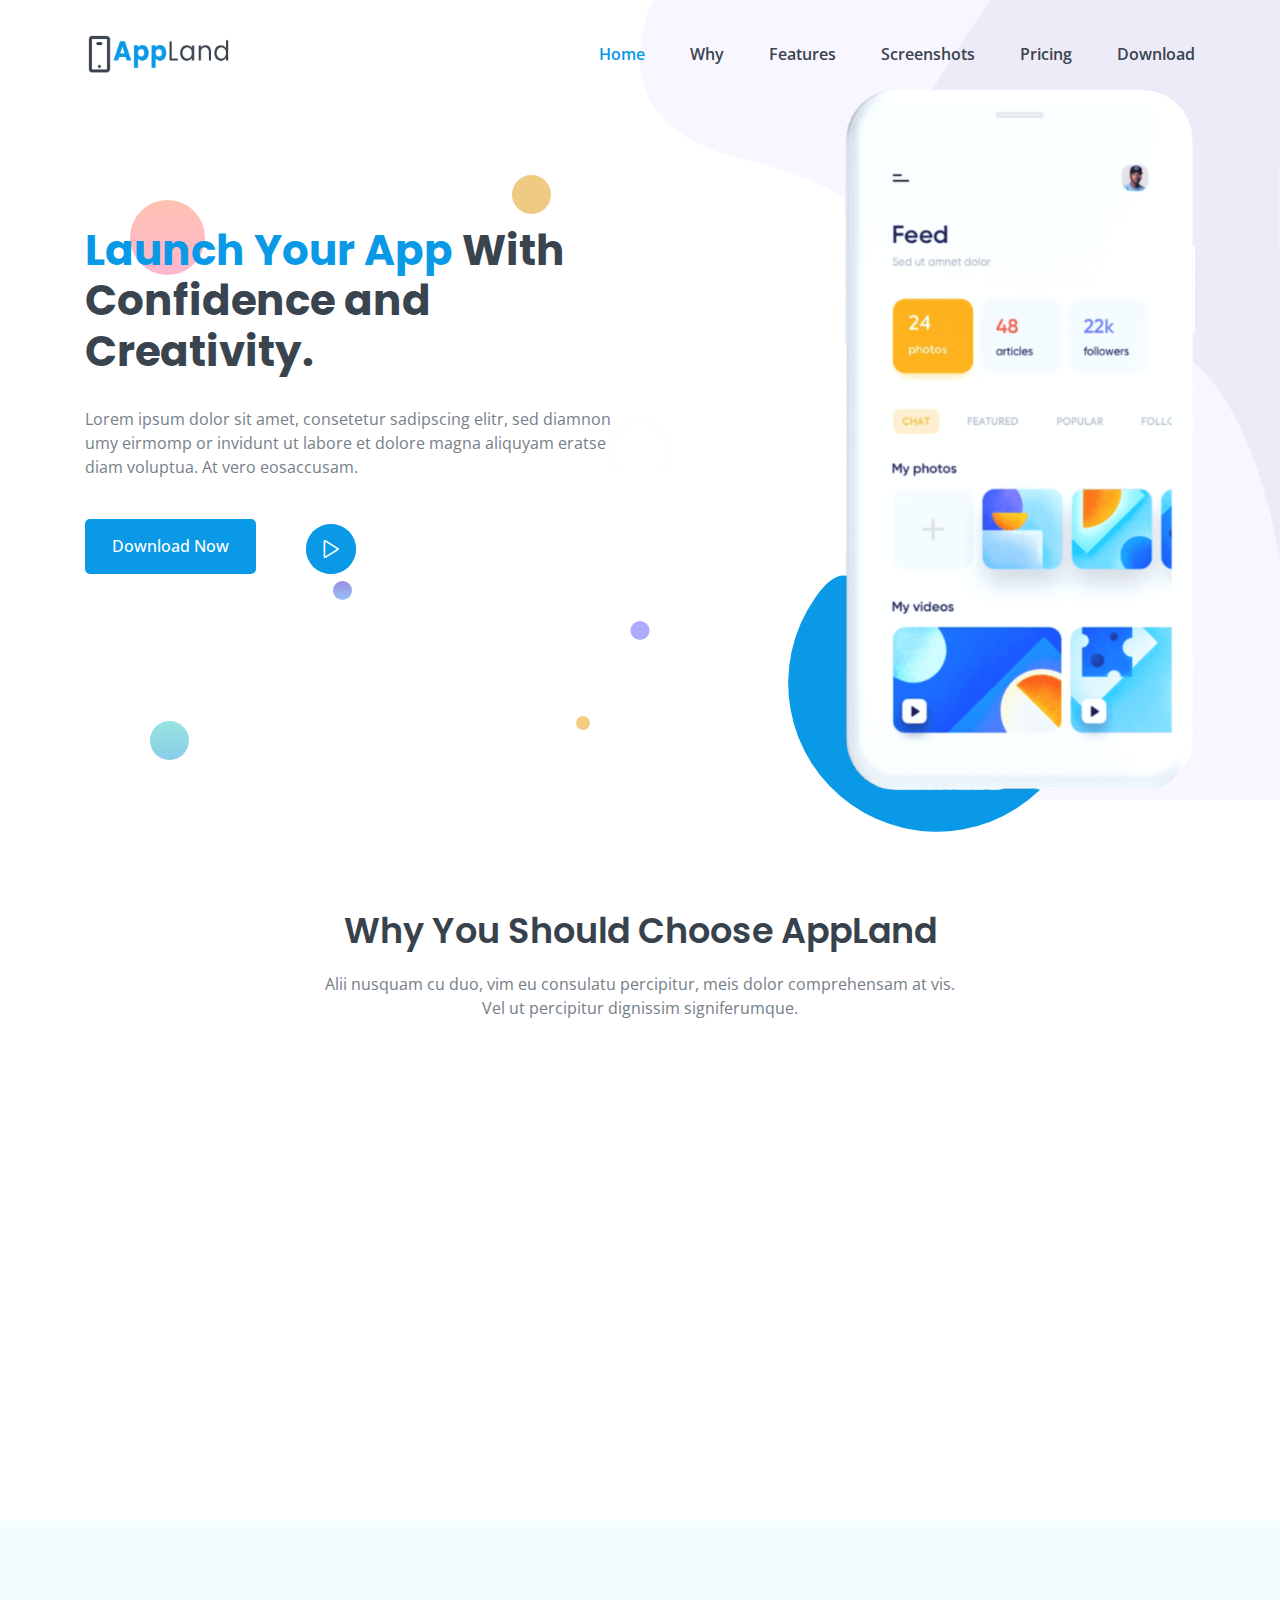
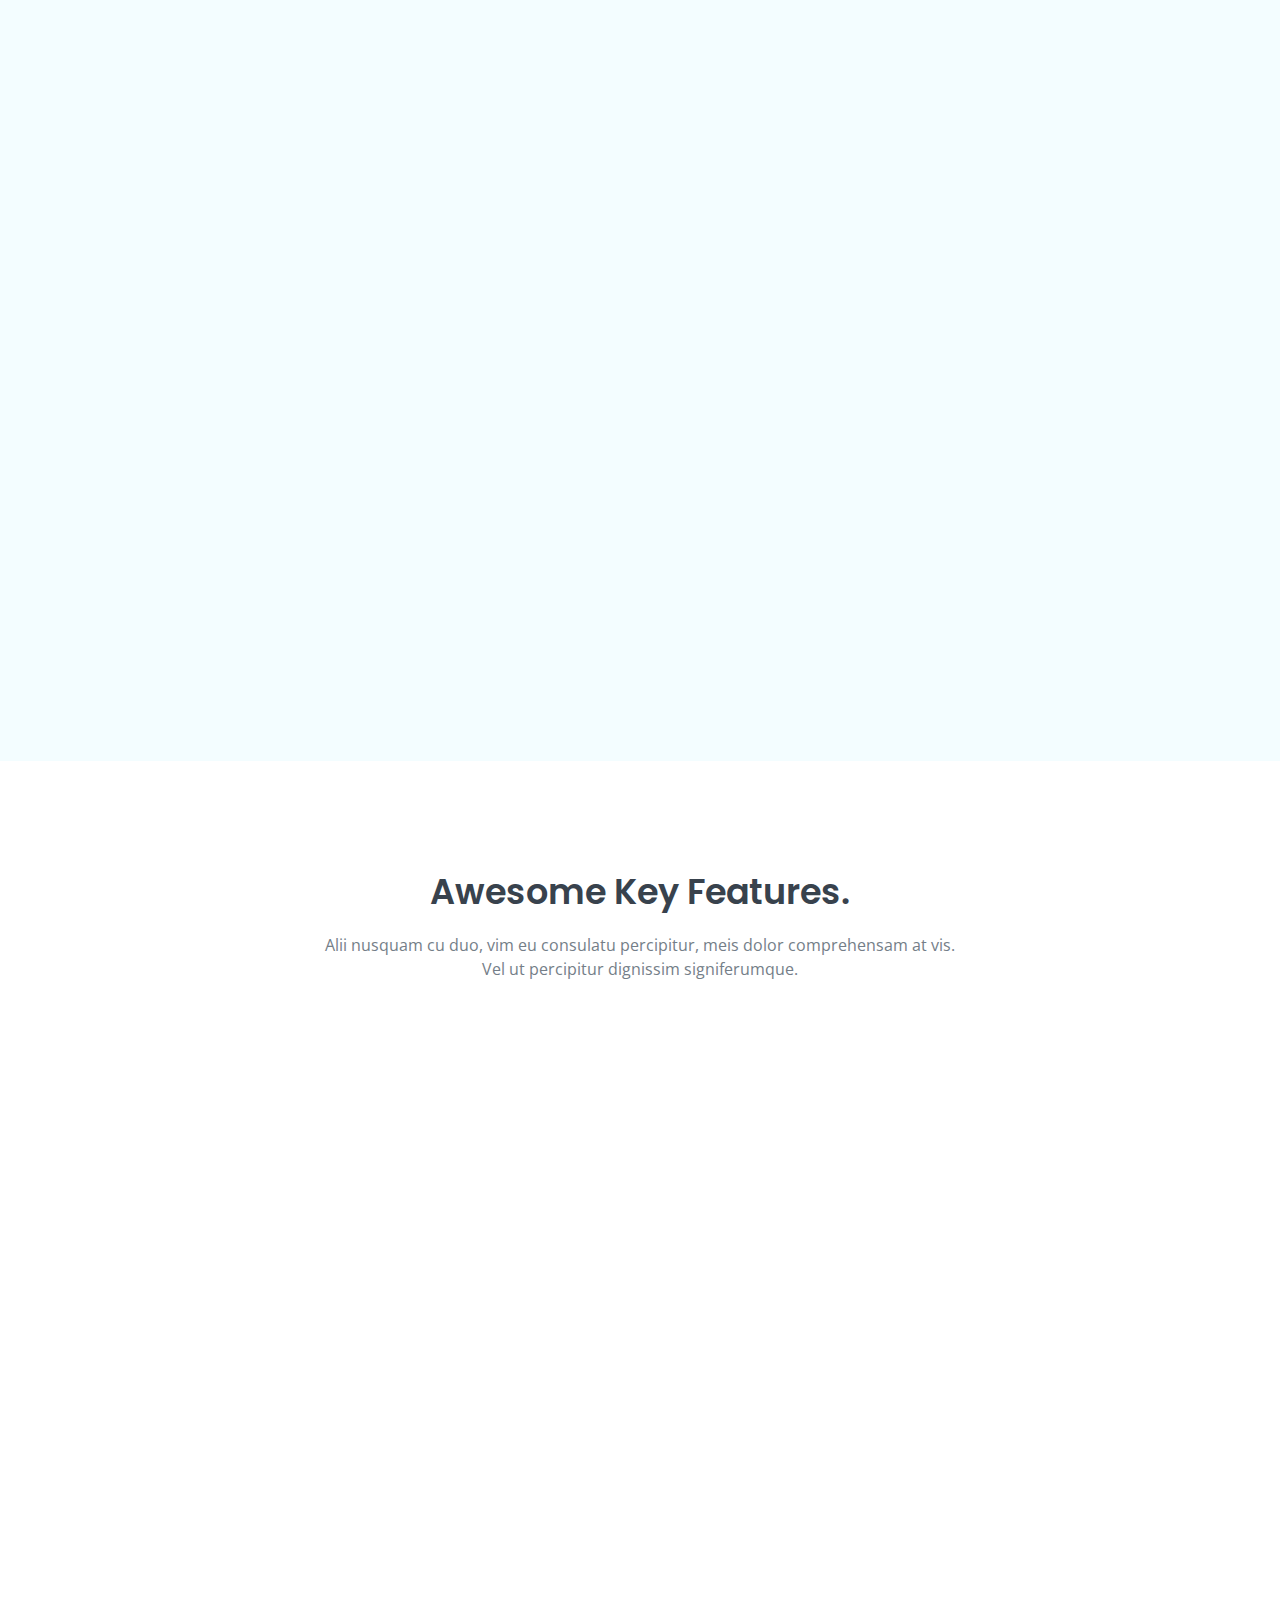
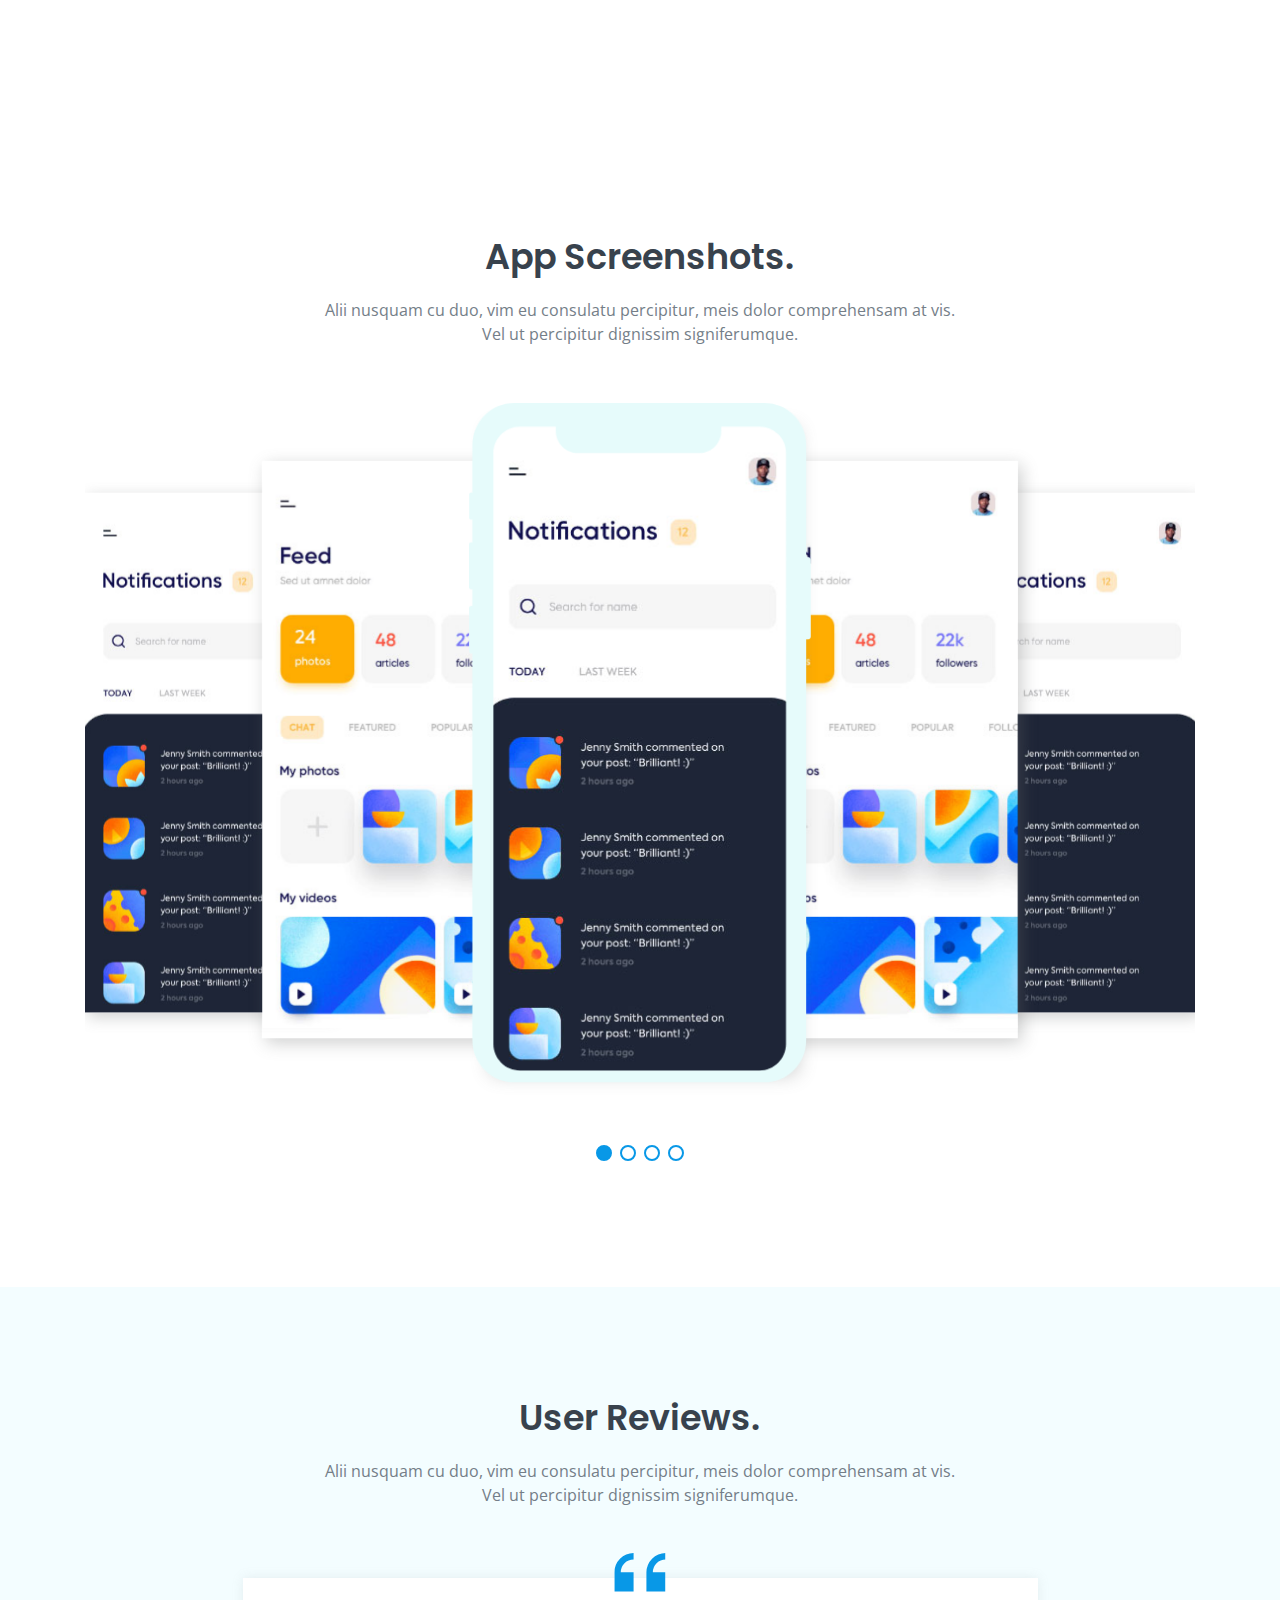
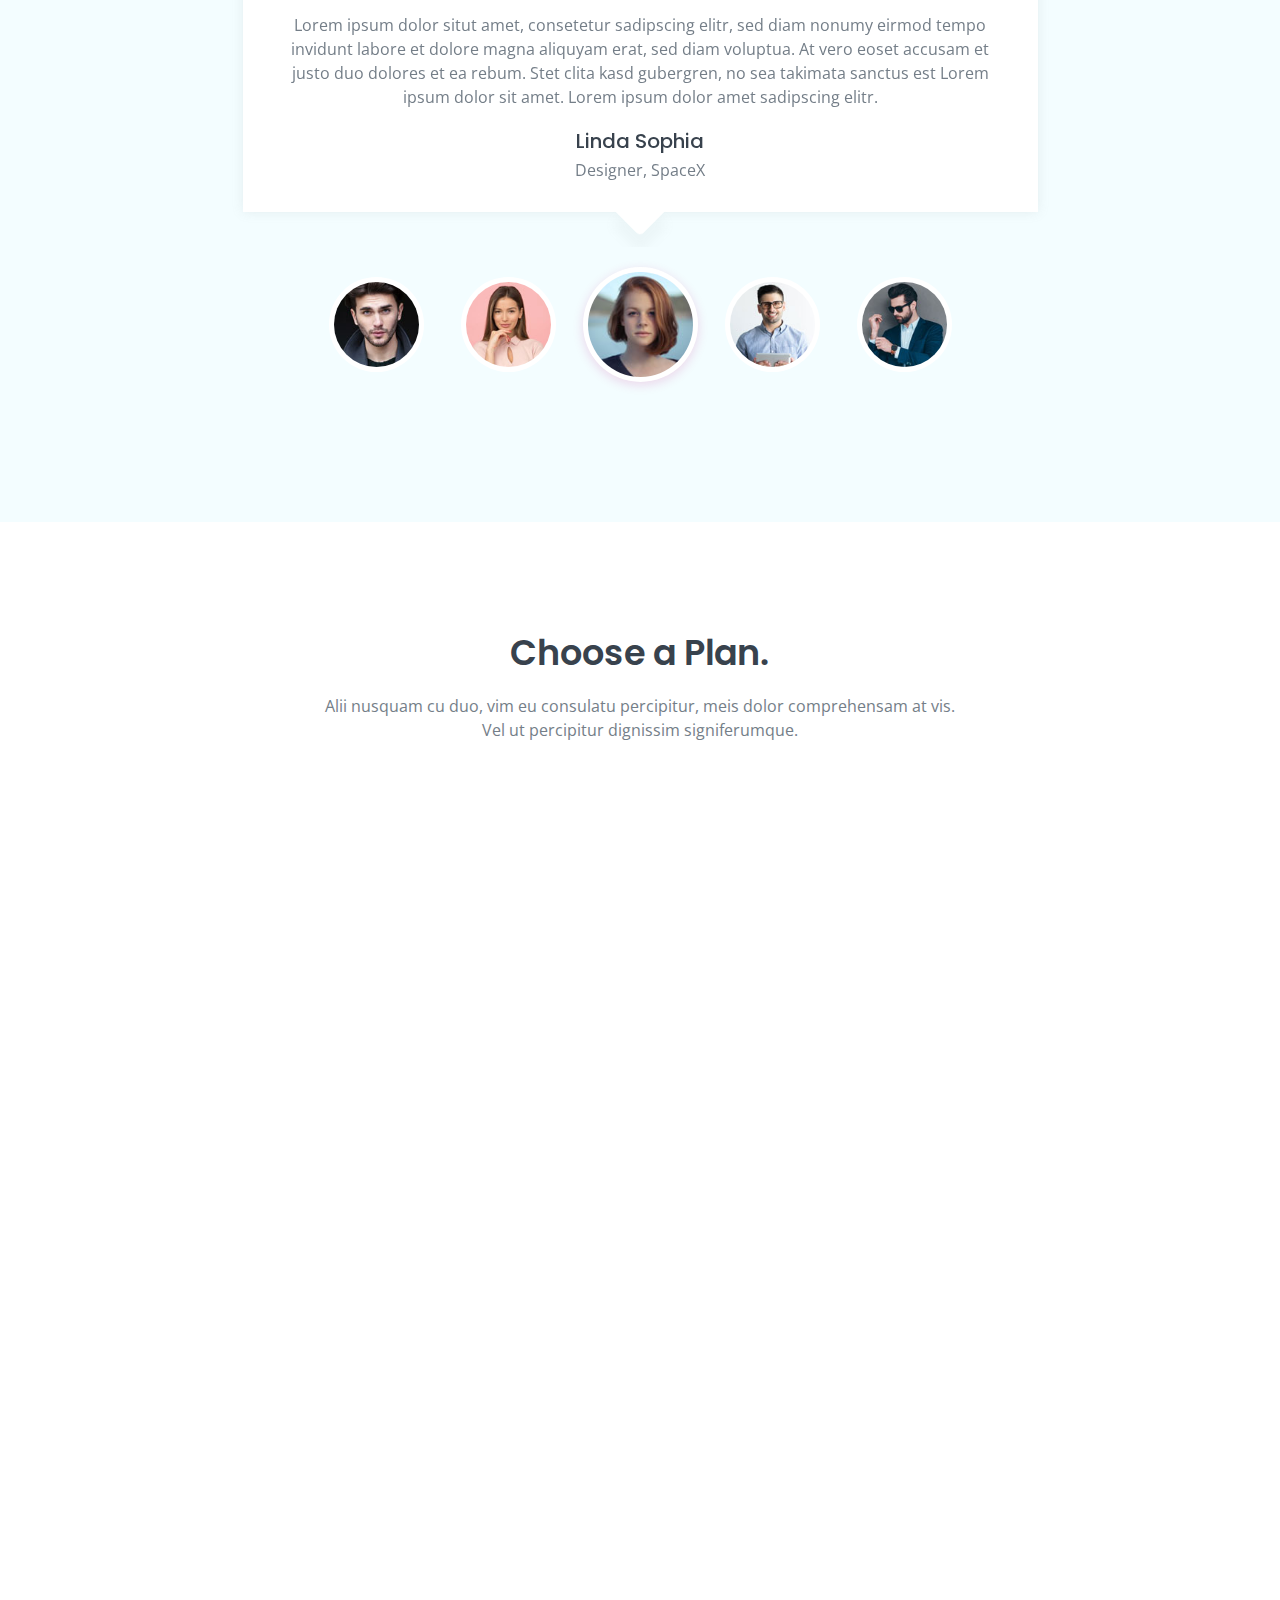
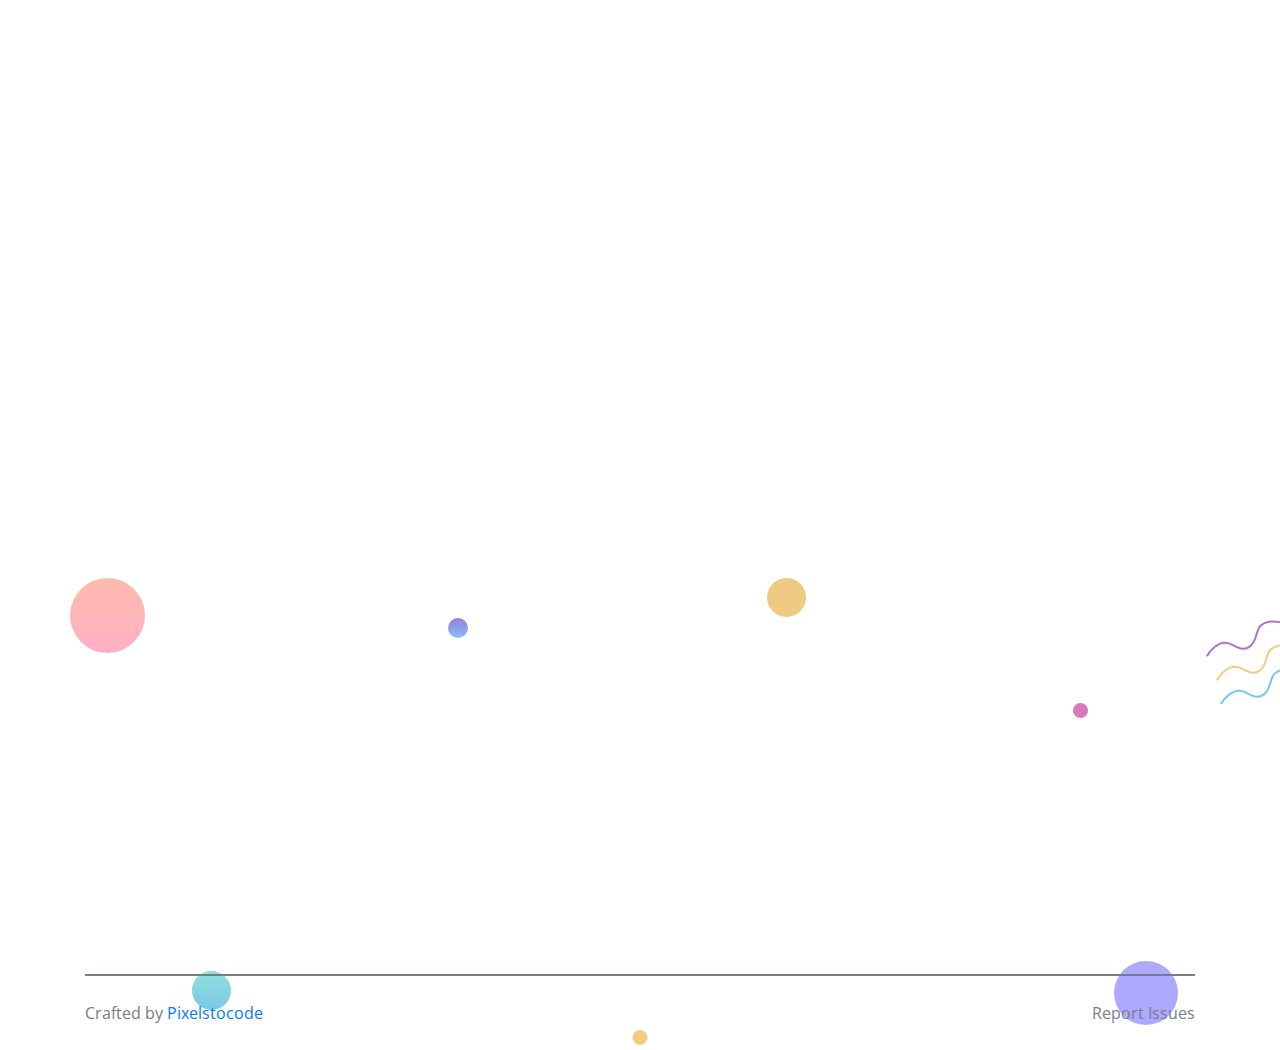
<file: index.html>
<!DOCTYPE html>
<html class="no-js" lang="en">
 <head>
  <meta charset="utf-8" />

  <!--====== Title ======-->
  <title>AppLand - App Landing Page Template</title>

  <meta name="description" content="" />
  <meta name="viewport" content="width=device-width, initial-scale=1" />

  <!--====== Favicon Icon ======-->
  <link rel="shortcut icon" href="assets/images/favicon.png" type="image/png" />

  <!--====== Animate CSS ======-->
  <link rel="stylesheet" href="assets/css/animate.css" />

  <!--====== Magnific Popup CSS ======-->
  <link rel="stylesheet" href="assets/css/magnific-popup.css" />

  <!--====== Slick CSS ======-->
  <link rel="stylesheet" href="assets/css/slick.css" />

  <!--====== Swiper CSS ======-->
  <link rel="stylesheet" href="assets/css/swiper.min.css" />

  <!--====== lineicons CSS ======-->
  <link rel="stylesheet" href="assets/css/lineicons.css" />

  <!--====== Bootstrap CSS ======-->
  <link rel="stylesheet" href="assets/css/bootstrap.min.css" />

  <!--====== Default CSS ======-->
  <link rel="stylesheet" href="assets/css/default.css" />

  <!--====== Style CSS ======-->
  <link rel="stylesheet" href="assets/css/style.css" />
 </head>

 <body>
  <!--[if IE]>
   <p class="browserupgrade">
    You are using an <strong>outdated</strong> browser. Please
    <a href="https://browsehappy.com/">upgrade your browser</a> to improve your
    experience and security.
   </p>
  <![endif]-->

  <!--====== PRELOADER PART START ======-->

  <div class="preloader">
   <div class="loader">
    <div class="ytp-spinner">
     <div class="ytp-spinner-container">
      <div class="ytp-spinner-rotator">
       <div class="ytp-spinner-left">
        <div class="ytp-spinner-circle"></div>
       </div>
       <div class="ytp-spinner-right">
        <div class="ytp-spinner-circle"></div>
       </div>
      </div>
     </div>
    </div>
   </div>
  </div>

  <!--====== PRELOADER PART ENDS ======-->

  <!--====== HEADER PART START ======-->

  <header class="header-area">
   <div class="navbar-area">
    <div class="container">
     <div class="row">
      <div class="col-lg-12">
       <nav class="navbar navbar-expand-lg">
        <a class="navbar-brand" href="index.html">
         <img src="assets/images/logo.png" alt="Logo" />
        </a>
        <button
         class="navbar-toggler"
         type="button"
         data-toggle="collapse"
         data-target="#navbarSupportedContent"
         aria-controls="navbarSupportedContent"
         aria-expanded="false"
         aria-label="Toggle navigation"
        >
         <span class="toggler-icon"></span>
         <span class="toggler-icon"></span>
         <span class="toggler-icon"></span>
        </button>

        <div
         class="collapse navbar-collapse sub-menu-bar"
         id="navbarSupportedContent"
        >
         <ul id="nav" class="navbar-nav ml-auto">
          <li class="nav-item active">
           <a class="page-scroll" href="#home">Home</a>
          </li>
          <li class="nav-item">
           <a class="page-scroll" href="#why">Why</a>
          </li>
          <li class="nav-item">
           <a class="page-scroll" href="#features">Features</a>
          </li>
          <li class="nav-item">
           <a class="page-scroll" href="#screenshots">Screenshots</a>
          </li>
          <li class="nav-item">
           <a class="page-scroll" href="#pricing">Pricing</a>
          </li>
          <li class="nav-item">
           <a class="page-scroll" href="#download">Download</a>
          </li>
         </ul>
        </div>
        <!-- navbar collapse -->
       </nav>
       <!-- navbar -->
      </div>
     </div>
     <!-- row -->
    </div>
    <!-- container -->
   </div>
   <!-- navbar area -->

   <div id="home" class="header-hero bg_cover d-lg-flex align-items-center">
    <div class="shape shape-1"></div>
    <div class="shape shape-2"></div>
    <div class="shape shape-3"></div>
    <div class="shape shape-4"></div>
    <div class="shape shape-5"></div>
    <div class="shape shape-6"></div>

    <div class="container">
     <div
      class="row align-items-center justify-content-center justify-content-lg-between"
     >
      <div class="col-lg-6 col-md-10">
       <div class="header-hero-content">
        <h3
         class="header-title wow fadeInLeftBig"
         data-wow-duration="1.3s"
         data-wow-delay="0.2s"
        >
         <span>Launch Your App</span> With Confidence and Creativity.
        </h3>
        <p
         class="text wow fadeInLeftBig"
         data-wow-duration="1.3s"
         data-wow-delay="0.6s"
        >
         Lorem ipsum dolor sit amet, consetetur sadipscing elitr, sed diamnon
         umy eirmomp or invidunt ut labore et dolore magna aliquyam eratse diam
         voluptua. At vero eosaccusam.
        </p>
        <ul class="d-flex">
         <li>
          <a
           href="#"
           class="main-btn wow fadeInLeftBig"
           data-wow-duration="1.3s"
           data-wow-delay="0.8s"
           >Download Now</a
          >
         </li>
         <li>
          <a
           href="https://www.youtube.com/watch?v=r44RKWyfcFw"
           class="header-video video-popup wow fadeInLeftBig"
           data-wow-duration="1.3s"
           data-wow-delay="1.2s"
           ><i class="lni lni-play"></i
          ></a>
         </li>
        </ul>
       </div>
       <!-- header hero content -->
      </div>
      <div class="col-lg-4 col-md-6 col-sm-6 col-10">
       <div class="header-image">
        <img
         src="assets/images/header-app.png"
         alt="app"
         class="image wow fadeInRightBig"
         data-wow-duration="1.3s"
         data-wow-delay="0.5s"
        />
        <div
         class="image-shape wow fadeInRightBig"
         data-wow-duration="1.3s"
         data-wow-delay="0.8s"
        >
         <img src="assets/images/image-shape.svg" alt="shape" />
        </div>
       </div>
       <!-- header image -->
      </div>
     </div>
     <!-- row -->
    </div>
    <!-- container -->
    <div class="header-shape-1 d-none d-md-block"></div>
    <!-- header shape -->
    <div class="header-shape-2">
     <img src="assets/images/header-shape-2.svg" alt="shape" />
    </div>
    <!-- header shape -->
   </div>
   <!-- header hero -->
  </header>

  <!--====== HEADER PART ENDS ======-->

  <!--====== SERVICES PART START ======-->

  <section id="why" class="services-area pt-110 pb-120">
   <div class="container">
    <div class="row justify-content-center">
     <div class="col-lg-7">
      <div class="section-title text-center pb-25">
       <h3 class="title">Why You Should Choose AppLand</h3>
       <p class="text">
        Alii nusquam cu duo, vim eu consulatu percipitur, meis dolor
        comprehensam at vis. Vel ut percipitur dignissim signiferumque.
       </p>
      </div>
      <!-- section title -->
     </div>
    </div>
    <!-- row -->
    <div class="row">
     <div class="col-lg-3 col-sm-6">
      <div
       class="single-services services-color-1 text-center mt-30 wow fadeInUpBig"
       data-wow-duration="1.3s"
       data-wow-delay="0.2s"
      >
       <div
        class="services-icon d-flex align-items-center justify-content-center"
       >
        <i class="lni lni-layers"></i>
       </div>
       <div class="services-content">
        <h4 class="services-title"><a href="#">Clean Design</a></h4>
        <p class="text">
         Lorem ipsum dolor sitam etco snsetetur sadipscing elitr sed diam
         nonumy.
        </p>
       </div>
      </div>
      <!-- single services -->
     </div>
     <div class="col-lg-3 col-sm-6">
      <div
       class="single-services services-color-2 text-center mt-30 wow fadeInUpBig"
       data-wow-duration="1.3s"
       data-wow-delay="0.4s"
      >
       <div
        class="services-icon d-flex align-items-center justify-content-center"
       >
        <i class="lni lni-layout"></i>
       </div>
       <div class="services-content">
        <h4 class="services-title"><a href="#">Easy to Use</a></h4>
        <p class="text">
         Lorem ipsum dolor sitam etco snsetetur sadipscing elitr sed diam
         nonumy.
        </p>
       </div>
      </div>
      <!-- single services -->
     </div>
     <div class="col-lg-3 col-sm-6">
      <div
       class="single-services services-color-3 text-center mt-30 wow fadeInUpBig"
       data-wow-duration="1.3s"
       data-wow-delay="0.6s"
      >
       <div
        class="services-icon d-flex align-items-center justify-content-center"
       >
        <i class="lni lni-bolt"></i>
       </div>
       <div class="services-content">
        <h4 class="services-title"><a href="#">Fast Loading</a></h4>
        <p class="text">
         Lorem ipsum dolor sitam etco snsetetur sadipscing elitr sed diam
         nonumy.
        </p>
       </div>
      </div>
      <!-- single services -->
     </div>
     <div class="col-lg-3 col-sm-6">
      <div
       class="single-services services-color-4 text-center mt-30 wow fadeInUpBig"
       data-wow-duration="1.3s"
       data-wow-delay="0.8s"
      >
       <div
        class="services-icon d-flex align-items-center justify-content-center"
       >
        <i class="lni lni-protection"></i>
       </div>
       <div class="services-content">
        <h4 class="services-title"><a href="#">All Elements</a></h4>
        <p class="text">
         Lorem ipsum dolor sitam etco snsetetur sadipscing elitr sed diam
         nonumy.
        </p>
       </div>
      </div>
      <!-- single services -->
     </div>
    </div>
    <!-- row -->
   </div>
   <!-- container -->
  </section>

  <!--====== SERVICES PART ENDS ======-->

  <!--====== ABOUT PART START ======-->

  <section id="about" class="about-area pt-70 pb-120">
   <div class="container">
    <div class="row align-items-center">
     <div class="col-lg-6">
      <div
       class="about-image mt-50 wow fadeInLeftBig"
       data-wow-duration="1.3s"
       data-wow-delay="0.5s"
      >
       <div class="about-shape"></div>
       <img class="app" src="assets/images/about-app.png" alt="app" />
      </div>
      <!-- about image -->
     </div>
     <div class="col-lg-6">
      <div
       class="about-content mt-50 wow fadeInRightBig"
       data-wow-duration="1.3s"
       data-wow-delay="0.5s"
      >
       <div class="section-title">
        <h3 class="title">Comes With All You Need.</h3>
        <p class="text">
         Alii nusquam cu duo, vim eu consulatu percipitur, meis doorcomprehen
         sam at vis. Vel ut dignissim signiferumq Alii nusquam cuduo, vim eusde
         consulatu percipitur, meis dolor comprehensam at vij. Alii nusquam cu
         duo, vim eu consulatu percipitur, meis doorcomprehen sam at vis. Vel ut
         dignissim signiferumq nusquam.
        </p>
       </div>
       <!-- section title -->
       <a href="#" class="main-btn">Get The App</a>
      </div>
      <!-- about content -->
     </div>
    </div>
    <!-- row -->
   </div>
   <!-- container -->
  </section>

  <!--====== ABOUT PART ENDS ======-->

  <!--====== FUETURES PART START ======-->

  <section id="features" class="features-area pt-110">
   <div class="container">
    <div class="row justify-content-center">
     <div class="col-lg-7">
      <div class="section-title text-center pb-25">
       <h3 class="title">Awesome Key Features.</h3>
       <p class="text">
        Alii nusquam cu duo, vim eu consulatu percipitur, meis dolor
        comprehensam at vis. Vel ut percipitur dignissim signiferumque.
       </p>
      </div>
      <!-- section title -->
     </div>
    </div>
    <!-- row -->
    <div class="row justify-content-center">
     <div class="col-lg-6">
      <div class="features-items">
       <div
        class="single-features features-color-1 d-sm-flex mt-30 wow fadeInUpBig"
        data-wow-duration="1.3s"
        data-wow-delay="0.2s"
       >
        <div
         class="features-icon d-flex justify-content-center align-items-center"
        >
         <i class="lni lni-laptop-phone"></i>
        </div>
        <div class="features-content media-body">
         <h4 class="features-title">Fully Responsive</h4>
         <p class="text">
          Lorem ipsum dolor sit ametco snsetetur sadipscing elitr sed diam
          nonumy eirmod.
         </p>
        </div>
       </div>
       <!-- single features -->

       <div
        class="single-features features-color-2 d-sm-flex mt-30 wow fadeInUpBig"
        data-wow-duration="1.3s"
        data-wow-delay="0.4s"
       >
        <div
         class="features-icon d-flex justify-content-center align-items-center"
        >
         <i class="lni lni-leaf"></i>
        </div>
        <div class="features-content media-body">
         <h4 class="features-title">Refreshing Design</h4>
         <p class="text">
          Lorem ipsum dolor sit ametco snsetetur sadipscing elitr sed diam
          nonumy eirmod.
         </p>
        </div>
       </div>
       <!-- single features -->

       <div
        class="single-features features-color-3 d-sm-flex mt-30 wow fadeInUpBig"
        data-wow-duration="1.3s"
        data-wow-delay="0.6s"
       >
        <div
         class="features-icon d-flex justify-content-center align-items-center"
        >
         <i class="lni lni-bootstrap"></i>
        </div>
        <div class="features-content media-body">
         <h4 class="features-title">Bootstrap 4</h4>
         <p class="text">
          Lorem ipsum dolor sit ametco snsetetur sadipscing elitr sed diam
          nonumy eirmod.
         </p>
        </div>
       </div>
       <!-- single features -->
      </div>
      <!-- features items -->
     </div>
     <div class="col-lg-6 col-md-6">
      <div
       class="features-image wow fadeInRightBig"
       data-wow-duration="1.3s"
       data-wow-delay="0.5s"
      >
       <img class="image" src="assets/images/features-app.png" alt="App" />

       <div class="features-shape-1"></div>
       <div class="features-shape-2">
        <img class="svg" src="assets/images/features-shape-1.svg" alt="" />
       </div>
      </div>
      <!-- features image -->
     </div>
    </div>
    <!-- row -->
   </div>
   <!-- container -->
  </section>

  <!--====== FUETURES PART ENDS ======-->

  <!--====== SCREENSHOTS PART START ======-->

  <section id="screenshots" class="screenshots-area pt-110 pb-120">
   <div class="container">
    <div class="row justify-content-center">
     <div class="col-lg-7">
      <div class="section-title text-center pb-45">
       <h3 class="title">App Screenshots.</h3>
       <p class="text">
        Alii nusquam cu duo, vim eu consulatu percipitur, meis dolor
        comprehensam at vis. Vel ut percipitur dignissim signiferumque.
       </p>
      </div>
      <!-- section title -->
     </div>
    </div>
    <!-- row -->
    <div class="row">
     <div class="col-lg-12">
      <div class="screenshot-slider">
       <div class="swiper-container">
        <div class="swiper-wrapper">
         <div class="swiper-slide">
          <div class="slider-image">
           <img src="assets/images/screenshot-1.jpg" alt="screenshot" />
          </div>
         </div>

         <div class="swiper-slide">
          <div class="slider-image">
           <img src="assets/images/screenshot-2.jpg" alt="screenshot" />
          </div>
         </div>
         <!-- swiper slide -->

         <div class="swiper-slide">
          <div class="slider-image">
           <img src="assets/images/screenshot-3.jpg" alt="screenshot" />
          </div>
         </div>
         <!-- swiper slide -->

         <div class="swiper-slide">
          <div class="slider-image">
           <img src="assets/images/screenshot-4.jpg" alt="screenshot" />
          </div>
         </div>
         <!-- swiper slide -->
        </div>
        <!-- swiper wrapper -->
        <!-- Add Pagination -->
        <div class="swiper-pagination"></div>
        <div class="screenshot-frame d-none d-sm-block">
         <img src="assets/images/app-frame.png" alt="frame" />
        </div>
        <!-- screenshot frame -->
       </div>
       <!-- swiper container -->
      </div>
      <!-- screenshot slider -->
     </div>
    </div>
    <!-- row -->
   </div>
   <!-- container -->
  </section>

  <!--====== SCREENSHOTS PART ENDS ======-->

  <!--====== TESTIMONIAL PART START ======-->

  <section id="testimonial" class="testimonial-area pt-110 pb-120">
   <div class="container">
    <div class="row justify-content-center">
     <div class="col-lg-7">
      <div class="section-title text-center pb-45">
       <h3 class="title">User Reviews.</h3>
       <p class="text">
        Alii nusquam cu duo, vim eu consulatu percipitur, meis dolor
        comprehensam at vis. Vel ut percipitur dignissim signiferumque.
       </p>
      </div>
      <!-- section title -->
     </div>
    </div>
    <!-- row -->
    <div class="row justify-content-center">
     <div class="col-lg-9">
      <div class="testimonial-wrapper">
       <div class="testimonial-content">
        <div class="single-testimonial-content text-center">
         <div class="testimonial-quote">
          <img class="svg" src="assets/images/icon-quote.svg" alt="quote" />
         </div>
         <div class="testimonial-text">
          <p class="text">
           Lorem ipsum dolor situt amet, consetetur sadipscing elitr, sed diam
           nonumy eirmod tempo invidunt labore et dolore magna aliquyam erat,
           sed diam voluptua. At vero eoset accusam et justo duo dolores et ea
           rebum. Stet clita kasd gubergren, no sea takimata sanctus est Lorem
           ipsum dolor sit amet. Lorem ipsum dolor amet sadipscing elitr.
          </p>
          <h4 class="holder-name">Linda Sophia</h4>
          <span class="sub-title">Designer, SpaceX</span>
         </div>
        </div>
        <!-- single testimonial content -->

        <div class="single-testimonial-content text-center">
         <div class="testimonial-quote">
          <img class="svg" src="assets/images/icon-quote.svg" alt="quote" />
         </div>
         <div class="testimonial-text">
          <p class="text">
           Lorem ipsum dolor situt amet, consetetur sadipscing elitr, sed diam
           nonumy eirmod tempo invidunt labore et dolore magna aliquyam erat,
           sed diam voluptua. At vero eoset accusam et justo duo dolores et ea
           rebum. Stet clita kasd gubergren, no sea takimata sanctus est Lorem
           ipsum dolor sit amet. Lorem ipsum dolor amet sadipscing elitr.
          </p>
          <h4 class="holder-name">Michel Jhonsmith</h4>
          <span class="sub-title">CEO, OnePlus</span>
         </div>
        </div>
        <!-- single testimonial content -->

        <div class="single-testimonial-content text-center">
         <div class="testimonial-quote">
          <img class="svg" src="assets/images/icon-quote.svg" alt="quote" />
         </div>
         <div class="testimonial-text">
          <p class="text">
           Lorem ipsum dolor situt amet, consetetur sadipscing elitr, sed diam
           nonumy eirmod tempo invidunt labore et dolore magna aliquyam erat,
           sed diam voluptua. At vero eoset accusam et justo duo dolores et ea
           rebum. Stet clita kasd gubergren, no sea takimata sanctus est Lorem
           ipsum dolor sit amet. Lorem ipsum dolor amet sadipscing elitr.
          </p>
          <h4 class="holder-name">John Doe</h4>
          <span class="sub-title">CEO, Pixelstocode</span>
         </div>
        </div>
        <!-- single testimonial content -->

        <div class="single-testimonial-content text-center">
         <div class="testimonial-quote">
          <img class="svg" src="assets/images/icon-quote.svg" alt="quote" />
         </div>
         <div class="testimonial-text">
          <p class="text">
           Lorem ipsum dolor situt amet, consetetur sadipscing elitr, sed diam
           nonumy eirmod tempo invidunt labore et dolore magna aliquyam erat,
           sed diam voluptua. At vero eoset accusam et justo duo dolores et ea
           rebum. Stet clita kasd gubergren, no sea takimata sanctus est Lorem
           ipsum dolor sit amet. Lorem ipsum dolor amet sadipscing elitr.
          </p>
          <h4 class="holder-name">Windy Lisa</h4>
          <span class="sub-title">Founder, PageBulb</span>
         </div>
        </div>
        <!-- single testimonial content -->

        <div class="single-testimonial-content text-center">
         <div class="testimonial-quote">
          <img class="svg" src="assets/images/icon-quote.svg" alt="quote" />
         </div>
         <div class="testimonial-text">
          <p class="text">
           Lorem ipsum dolor situt amet, consetetur sadipscing elitr, sed diam
           nonumy eirmod tempo invidunt labore et dolore magna aliquyam erat,
           sed diam voluptua. At vero eoset accusam et justo duo dolores et ea
           rebum. Stet clita kasd gubergren, no sea takimata sanctus est Lorem
           ipsum dolor sit amet. Lorem ipsum dolor amet sadipscing elitr.
          </p>
          <h4 class="holder-name">Musharof Chowdhury</h4>
          <span class="sub-title">CEO, GrayGrids</span>
         </div>
        </div>
        <!-- single testimonial content -->

        <div class="single-testimonial-content text-center">
         <div class="testimonial-quote">
          <img class="svg" src="assets/images/icon-quote.svg" alt="quote" />
         </div>
         <div class="testimonial-text">
          <p class="text">
           Lorem ipsum dolor situt amet, consetetur sadipscing elitr, sed diam
           nonumy eirmod tempo invidunt labore et dolore magna aliquyam erat,
           sed diam voluptua. At vero eoset accusam et justo duo dolores et ea
           rebum. Stet clita kasd gubergren, no sea takimata sanctus est Lorem
           ipsum dolor sit amet. Lorem ipsum dolor amet sadipscing elitr.
          </p>
          <h4 class="holder-name">Lisa Smith</h4>
          <span class="sub-title">Designer, LineIcons</span>
         </div>
        </div>
        <!-- single testimonial content -->
       </div>
       <!-- testimonial content -->

       <div class="testimonial-author">
        <div class="single-testimonial-author">
         <img src="assets/images/author-1.jpg" alt="author" />
        </div>
        <!-- single testimonial author -->
        <div class="single-testimonial-author">
         <img src="assets/images/author-2.jpg" alt="author" />
        </div>
        <!-- single testimonial author -->
        <div class="single-testimonial-author">
         <img src="assets/images/author-3.jpg" alt="author" />
        </div>
        <!-- single testimonial author -->
        <div class="single-testimonial-author">
         <img src="assets/images/author-4.jpg" alt="author" />
        </div>
        <!-- single testimonial author -->
        <div class="single-testimonial-author">
         <img src="assets/images/author-5.jpg" alt="author" />
        </div>
        <!-- single testimonial author -->
        <div class="single-testimonial-author">
         <img src="assets/images/author-6.jpg" alt="author" />
        </div>
        <!-- single testimonial author -->
       </div>
       <!-- testimonial author -->
      </div>
      <!-- testimonial wrapper -->
     </div>
    </div>
    <!-- row -->
   </div>
   <!-- container -->
  </section>

  <!--====== TESTIMONIAL PART ENDS ======-->

  <!--====== PRICING PART START ======-->

  <section id="pricing" class="pricing-area pt-110">
   <div class="container">
    <div class="row justify-content-center">
     <div class="col-lg-7">
      <div class="section-title text-center pb-30">
       <h3 class="title">Choose a Plan.</h3>
       <p class="text">
        Alii nusquam cu duo, vim eu consulatu percipitur, meis dolor
        comprehensam at vis. Vel ut percipitur dignissim signiferumque.
       </p>
      </div>
      <!-- section title -->
     </div>
    </div>
    <!-- row -->
    <div class="row justify-content-center">
     <div class="col-lg-4 col-md-7 col-sm-9">
      <div
       class="single-pricing text-center mt-30 wow fadeIn"
       data-wow-duration="1.3s"
       data-wow-delay="0.2s"
      >
       <div class="pricing-title">
        <h4 class="title">Basic</h4>
       </div>
       <div class="pricing-price">
        <span class="price">$49</span>
        <p class="text">Monthly</p>
       </div>
       <div class="pricing-list">
        <ul class="list">
         <li>Increase traffic 130%</li>
         <li>Backlink analysis</li>
         <li>Organic traffic 215%</li>
         <li>10 Free Optimization</li>
         <li>24/7 support</li>
        </ul>
       </div>
       <div class="pricing-btn">
        <a class="main-btn main-btn-2" href="#">Purchase Now</a>
       </div>
      </div>
      <!-- single pricing -->
     </div>
     <div class="col-lg-4 col-md-7 col-sm-9">
      <div
       class="single-pricing pricing-active text-center mt-30 wow fadeIn"
       data-wow-duration="1.3s"
       data-wow-delay="0.5s"
      >
       <div class="pricing-shape">
        <img src="assets/images/price-shape.png" alt="" />
       </div>
       <div class="pricing-title">
        <h4 class="title">Standard</h4>
       </div>
       <div class="pricing-price">
        <span class="price">$99</span>
        <p class="text">Monthly</p>
       </div>
       <div class="pricing-list">
        <ul class="list">
         <li>Increase traffic 130%</li>
         <li>Backlink analysis</li>
         <li>Organic traffic 215%</li>
         <li>10 Free Optimization</li>
         <li>24/7 support</li>
        </ul>
       </div>
       <div class="pricing-btn">
        <a class="main-btn" href="#">Purchase Now</a>
       </div>
      </div>
      <!-- single pricing -->
     </div>
     <div class="col-lg-4 col-md-7 col-sm-9">
      <div
       class="single-pricing text-center mt-30 wow fadeIn"
       data-wow-duration="1.3s"
       data-wow-delay="0.9s"
      >
       <div class="pricing-title">
        <h4 class="title">Professional</h4>
       </div>
       <div class="pricing-price">
        <span class="price">$199</span>
        <p class="text">Monthly</p>
       </div>
       <div class="pricing-list">
        <ul class="list">
         <li>Increase traffic 130%</li>
         <li>Backlink analysis</li>
         <li>Organic traffic 215%</li>
         <li>10 Free Optimization</li>
         <li>24/7 support</li>
        </ul>
       </div>
       <div class="pricing-btn">
        <a class="main-btn main-btn-2" href="#">Purchase Now</a>
       </div>
      </div>
      <!-- single pricing -->
     </div>
    </div>
    <!-- row -->
   </div>
   <!-- container -->
  </section>

  <!--====== PRICING PART ENDS ======-->

  <!--====== DOWNLOAD PART START ======-->

  <section id="download" class="download-area pt-70 pb-40">
   <div class="container">
    <div class="row justify-content-center align-items-center">
     <div class="col-lg-6 col-md-9">
      <div
       class="download-image mt-50 wow fadeInRightBig"
       data-wow-duration="1.3s"
       data-wow-delay="0.2s"
      >
       <img class="image" src="assets/images/download-app.png" alt="download" />

       <div class="download-shape-1"></div>
       <div class="download-shape-2">
        <img class="svg" src="assets/images/download-shape.svg" alt="shape" />
       </div>
      </div>
      <!-- download image -->
     </div>
     <div class="col-lg-6">
      <div
       class="download-content mt-45 wow fadeInLeftBig"
       data-wow-duration="1.3s"
       data-wow-delay="0.5s"
      >
       <h3 class="download-title">Download and Start Using!</h3>
       <p class="text">
        Alii nusquam cu duo, vim eu consulatu percipitur, meis doorcomprehen sam
        at vis. Vel ut dignissim signiferumq Alii nusquam cuduo, vim eusde
        consulatu percipitur, meis dolor comprehensam at vij. Alii nusquam cu
        duo, vim eu consulatu percipitur, meis doorcomprehen sam at vis. Vel ut
        dignissim signiferumq nusquam.
       </p>
       <ul>
        <li>
         <a class="app-store" href="#"
          ><img src="assets/images/app-store.png" alt="store"
         /></a>
        </li>
        <li>
         <a class="play-store" href="#"
          ><img src="assets/images/play-store.png" alt="store"
         /></a>
        </li>
       </ul>
      </div>
      <!-- download image -->
     </div>
    </div>
    <!-- row -->
   </div>
   <!-- container -->
  </section>

  <!--====== DOWNLOAD PART ENDS ======-->

  <!--====== PART START ======-->

  <footer id="footer" class="footer-area">
   <div class="footer-shape shape-1"></div>
   <div class="footer-shape shape-2"></div>
   <div class="footer-shape shape-3"></div>
   <div class="footer-shape shape-4"></div>
   <div class="footer-shape shape-5"></div>
   <div class="footer-shape shape-6"></div>
   <div class="footer-shape shape-7"></div>
   <div class="footer-shape shape-8">
    <img class="svg" src="assets/images/footer-shape.svg" alt="Shape" />
   </div>

   <div class="footer-widget pt-30 pb-80">
    <div class="container">
     <div class="row">
      <div class="col-lg-4 col-md-6">
       <div
        class="footer-about mt-50 wow fadeIn"
        data-wow-duration="1.3s"
        data-wow-delay="0.2s"
       >
        <a class="logo" href="#">
         <img src="assets/images/logo.png" alt="Logo" />
        </a>
        <p class="text">
         Lorem ipsum dolor sit amet consetetur sadipscing elitr, sederfs diam
         nonumy eirmod tempor invidunt ut labore et dolore magna aliquyam.
        </p>
        <ul class="social">
         <li>
          <a href="#"><i class="lni lni-facebook"></i></a>
         </li>
         <li>
          <a href="#"><i class="lni lni-twitter"></i></a>
         </li>
         <li>
          <a href="#"><i class="lni lni-instagram"></i></a>
         </li>
         <li>
          <a href="#"><i class="lni lni-linkedin"></i></a>
         </li>
        </ul>
       </div>
       <!-- footer about -->
      </div>
      <div class="col-lg-5 col-md-6">
       <div class="footer-link d-flex flex-wrap">
        <div
         class="footer-link-wrapper mt-45 wow fadeIn"
         data-wow-duration="1.3s"
         data-wow-delay="0.4s"
        >
         <div class="footer-title">
          <h4 class="title">Quick Links</h4>
         </div>
         <ul class="link">
          <li><a class="" href="#">Home</a></li>
          <li><a class="" href="#">Features</a></li>
          <li><a class="" href="#">Testimonial</a></li>
          <li><a class="" href="#">Pricing</a></li>
          <li><a class="" href="#">Contact</a></li>
         </ul>
        </div>
        <!-- footer link wrapper -->

        <div
         class="footer-link-wrapper mt-45 wow fadeIn"
         data-wow-duration="1.3s"
         data-wow-delay="0.6s"
        >
         <div class="footer-title">
          <h4 class="title">Support</h4>
         </div>
         <ul class="link">
          <li><a class="" href="#">FAQ</a></li>
          <li><a class="" href="#">Privacy Policy</a></li>
          <li><a class="" href="#">Terms Of Use</a></li>
          <li><a class="" href="#">Legal</a></li>
          <li><a class="" href="#">Site Map</a></li>
         </ul>
        </div>
        <!-- footer link wrapper -->
       </div>
       <!-- footer link -->
      </div>
      <div class="col-lg-3 col-md-6">
       <div
        class="footer-contact mt-45 wow fadeIn"
        data-wow-duration="1.3s"
        data-wow-delay="0.8s"
       >
        <div class="footer-title">
         <h4 class="title">Quick Link</h4>
        </div>
        <ul class="contact-list">
         <li>
          <div class="contact-info d-flex">
           <div class="info-content media-body">
            <p class="text"><i class="lni lni-phone"></i> +809272561823</p>
           </div>
          </div>
          <!-- contact info -->
         </li>
         <li>
          <div class="contact-info d-flex">
           <div class="info-content media-body">
            <p class="text">
             <a href="#"><i class="lni lni-envelope"></i> info@appland.com</a>
            </p>
           </div>
          </div>
          <!-- contact info -->
         </li>
         <li>
          <div class="contact-info d-flex">
           <div class="info-content media-body">
            <p class="text">
             <a href="#"><i class="lni lni-world"></i> www.yourweb.com</a>
            </p>
           </div>
          </div>
          <!-- contact info -->
         </li>
         <li>
          <div class="contact-info d-flex">
           <div class="info-content media-body">
            <p class="text">
             <i class="lni lni-map"></i> 123 Stree New York City , United States
             Of America 750.
            </p>
           </div>
          </div>
          <!-- contact info -->
         </li>
        </ul>
        <!-- contact list -->
       </div>
       <!-- footer contact -->
      </div>
     </div>
     <!-- row -->
    </div>
    <!-- container -->
   </div>
   <!-- footer widget -->

   <div class="footer-copyright">
    <div class="container">
     <div class="row">
      <div class="col-lg-12">
       <div class="copyright d-sm-flex justify-content-between">
        <div class="copyright-text text-center">
         <p class="text">
          Crafted by
          <a rel="nofollow" href="https://www.pixelstocode.com">Pixelstocode</a>
         </p>
        </div>
        <!-- copyright text -->

        <div class="copyright-privacy text-center">
         <a href="#">Report Issues</a>
        </div>
        <!-- copyright privacy -->
       </div>
       <!-- copyright -->
      </div>
     </div>
     <!-- row -->
    </div>
    <!-- container -->
   </div>
   <!-- footer copyright -->
  </footer>

  <!--====== PART ENDS ======-->

  <!--====== BACK TOP TOP PART START ======-->

  <a href="#" class="back-to-top"><i class="lni lni-chevron-up"></i></a>

  <!--====== BACK TOP TOP PART ENDS ======-->

  <!--====== PART START ======-->

  <!--
    <section class="">
        <div class="container">
            <div class="row">
                <div class="col-lg-"></div> 
            </div>
        </div>
    </section>
-->

  <!--====== PART ENDS ======-->

  <!--====== Jquery js ======-->
  <script src="assets/js/vendor/jquery-1.12.4.min.js"></script>
  <script src="assets/js/vendor/modernizr-3.7.1.min.js"></script>

  <!--====== Bootstrap js ======-->
  <script src="assets/js/popper.min.js"></script>
  <script src="assets/js/bootstrap.min.js"></script>

  <!--====== Slick js ======-->
  <script src="assets/js/slick.min.js"></script>

  <!--====== Magnific Popup js ======-->
  <script src="assets/js/jquery.magnific-popup.min.js"></script>

  <!--====== WOW js ======-->
  <script src="assets/js/wow.min.js"></script>

  <!--====== Swiper js ======-->
  <script src="assets/js/swiper.min.js"></script>

  <!--====== Scrolling Nav js ======-->
  <script src="assets/js/jquery.easing.min.js"></script>
  <script src="assets/js/scrolling-nav.js"></script>

  <!--====== Main js ======-->
  <script src="assets/js/main.js"></script>
 </body>
</html>
</file>
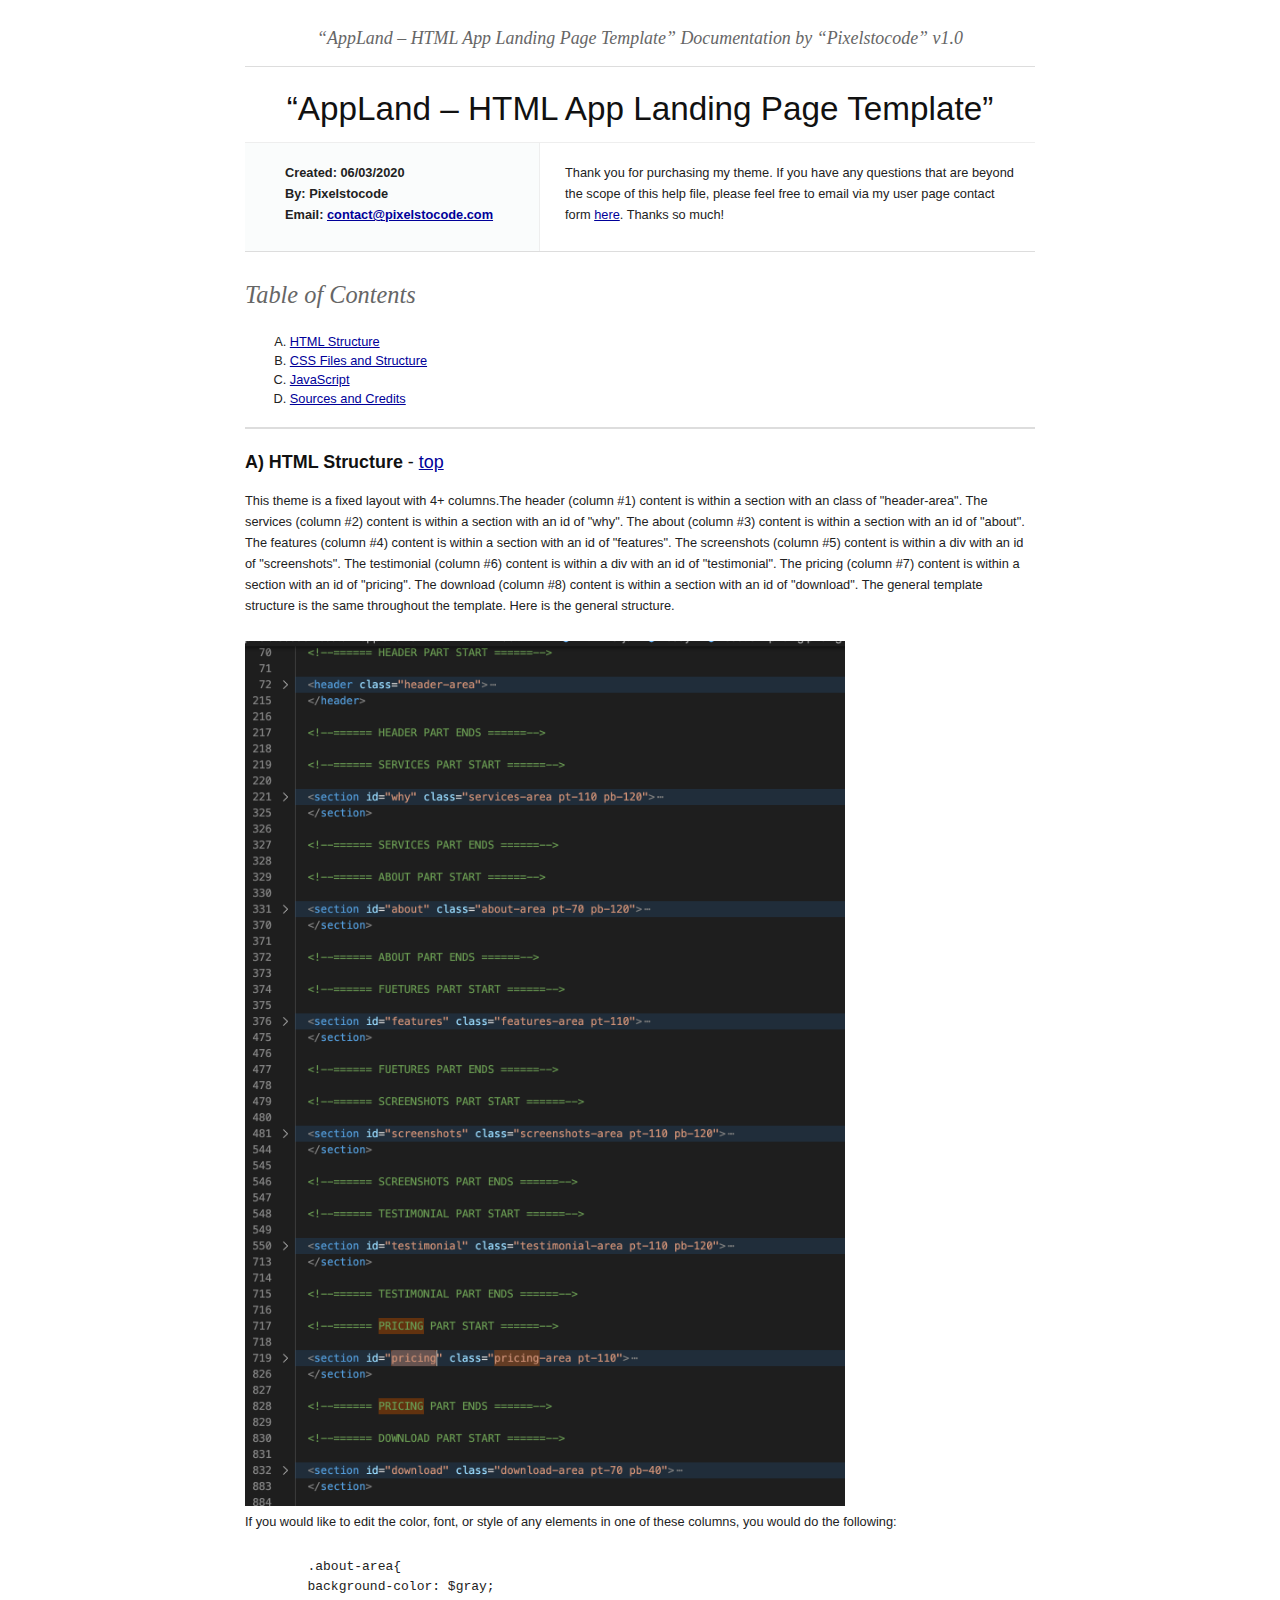
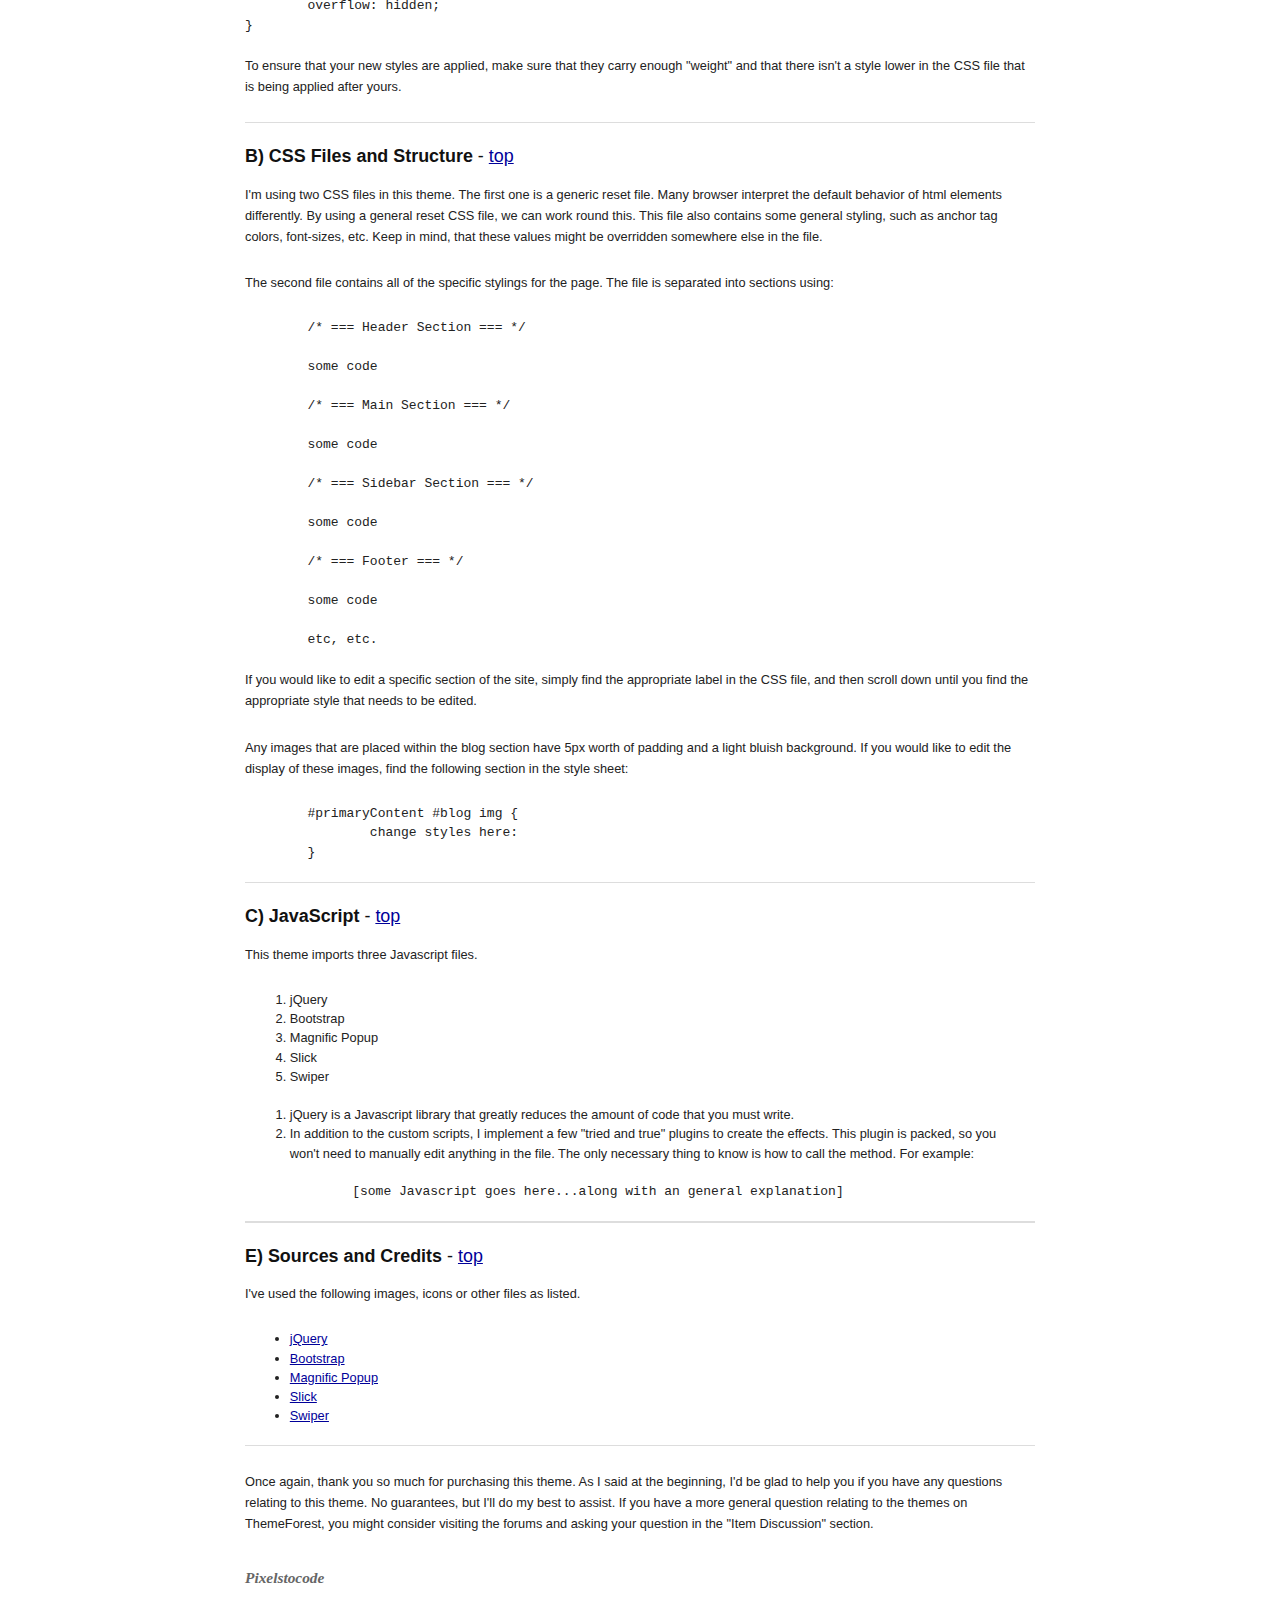
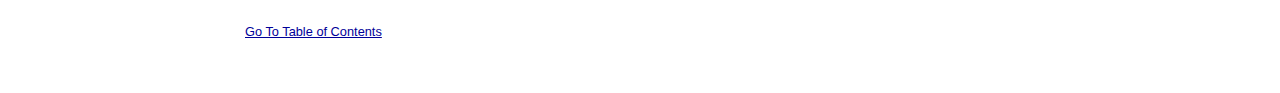
<file: documentation/index.html>
<!DOCTYPE HTML PUBLIC "-//W3C//DTD HTML 4.01//EN" "http://www.w3.org/TR/html4/strict.dtd">
<head lang="en">
	<meta http-equiv="content-type" content="text/html;charset=utf-8">
	<title>Template Documentation Template</title>
	<!-- Framework CSS -->
	<link rel="stylesheet" href="assets/blueprint-css/screen.css" type="text/css" media="screen, projection">
	<link rel="stylesheet" href="assets/blueprint-css/print.css" type="text/css" media="print">
	<!--[if lt IE 8]><link rel="stylesheet" href="assets/blueprint-css/ie.css" type="text/css" media="screen, projection"><![endif]-->
	<link rel="stylesheet" href="assets/blueprint-css/plugins/fancy-type/screen.css" type="text/css" media="screen, projection">
	<style type="text/css" media="screen">
		p, table, hr, .box { margin-bottom:25px; }
		.box p { margin-bottom:10px; }
	</style>
</head>


<body>
	<div class="container">
	
		<h3 class="center alt">&ldquo;AppLand – HTML App Landing Page Template&rdquo; Documentation by &ldquo;Pixelstocode&rdquo; v1.0</h3>
		
		<hr>
		
		<h1 class="center">&ldquo;AppLand – HTML App Landing Page Template&rdquo;</h1>
		
		<div class="borderTop">
			<div class="span-6 colborder info prepend-1">
				<p class="prepend-top">
					<strong>
					Created: 06/03/2020<br>
					By: Pixelstocode<br>
					Email: <a href="mailto:contact@pixelstocode.com">contact@pixelstocode.com</a>
					</strong>
				</p>
			</div><!-- end div .span-6 -->		
	
			<div class="span-12 last">
				<p class="prepend-top append-0">Thank you for purchasing my theme. If you have any questions that are beyond the scope of this help file, please feel free to email via my user page contact form <a href="http://themeforest.net/user/USERNAME">here</a>. Thanks so much!</p>
			</div>
		</div><!-- end div .borderTop -->
		
		<hr>
		
		<h2 id="toc" class="alt">Table of Contents</h2>
		<ol class="alpha">
			<li><a href="#htmlStructure">HTML Structure</a></li>
			<li><a href="#cssFiles">CSS Files and Structure</a></li>
			<li><a href="#javascript">JavaScript</a></li>
			<li><a href="#credits">Sources and Credits</a></li>
		</ol>
		
		<hr>
		
		<h3 id="htmlStructure"><strong>A) HTML Structure</strong> - <a href="#toc">top</a></h3>
		<p>This theme is a fixed layout with 4+ columns.The header (column #1) content is within a section with an class of "header-area". The services (column #2) content is within a section with an id of "why". The about (column #3) content is within a section with an id of "about". The features (column #4) content is within a section with an id of "features". The screenshots (column #5) content is within a div with an id of "screenshots". The testimonial (column #6) content is within a div with an id of "testimonial". The pricing (column #7) content is within a section with an id of "pricing". The download (column #8) content is within a section with an id of "download". The general template structure is the same throughout the template. Here is the general structure.</p>
		
		<img src="assets/images/htmlstructure.png" width="600px" alt="HTML Structure" />
		
		<p>If you would like to edit the color, font, or style of any elements in one of these columns, you would do the following:</p>

<pre>	.about-area{
	background-color: $gray;
	overflow: hidden;
}
</pre>

		<p>To ensure that your new styles are applied, make sure that they carry enough "weight" and that there isn't a style lower in the CSS file that is being applied after yours.</p> 

		<hr>

		<h3 id="cssFiles"><strong>B) CSS Files and Structure</strong> - <a href="#toc">top</a></h3>

		<p>I'm using two CSS files in this theme. The first one is a generic reset file. Many browser interpret the default behavior of html elements differently. By using a general reset CSS file, we can work round this. This file also contains some general styling, such as anchor tag colors, font-sizes, etc. Keep in mind, that these values might be overridden somewhere else in the file.</p> 

		<p>The second file contains all of the specific stylings for the page. The file is separated into sections using:</p>  

<pre>	/* === Header Section === */

	some code

	/* === Main Section === */
	
	some code
	
	/* === Sidebar Section === */
	
	some code
	
	/* === Footer === */
	
	some code
	
	etc, etc. 
</pre>
		
		<p>If you would like to edit a specific section of the site, simply find the appropriate label in the CSS file, and then scroll down until you find the appropriate style that needs to be edited.</p> 

		<p>Any images that are placed within the blog section have 5px worth of padding and a light bluish background. If you would like to edit the display of these images, find the following section in the style sheet:</p>

<pre>	#primaryContent #blog img {
		change styles here:
	}
</pre>

		<hr>
		
		<h3 id="javascript"><strong>C) JavaScript</strong> - <a href="#toc">top</a></h3>
		
		<p>This theme imports three Javascript files.</p>
		
		<ol>
			<li>jQuery</li>
			<li>Bootstrap</li>
			<li>Magnific Popup</li>
			<li>Slick</li>
			<li>Swiper</li>
		</ol>
		  
		<ol>
			<li>jQuery is a Javascript library that greatly reduces the amount of code that you must write.</li>
			<li>In addition to the custom scripts, I implement a few "tried and true" plugins to create the effects. This plugin is packed, so you won't need to manually edit anything in the file. The only necessary thing to know is how to call the method. For example:
<pre>	[some Javascript goes here...along with an general explanation]</pre>
			</li>
		</ol>
		
		<hr>
		
		<h3 id="credits"><strong>E) Sources and Credits</strong> - <a href="#toc">top</a></h3>
		
		<p>I've used the following images, icons or other files as listed.
		
		<ul>
			<li><a href="https://jquery.com/" target="_blank">jQuery</a></li>
			<li><a href="https://getbootstrap.com/" target="_blank">Bootstrap</a></li>
			<li><a href="https://dimsemenov.com/plugins/magnific-popup/" target="_blank">Magnific Popup</a></li>
			<li><a href="https://kenwheeler.github.io/slick/" target="_blank">Slick</a></li>
			<li><a href="https://swiperjs.com/api/" target="_blank">Swiper</a></li>
		</ul>
		
		<hr>
		
		<p>Once again, thank you so much for purchasing this theme. As I said at the beginning, I'd be glad to help you if you have any questions relating to this theme. No guarantees, but I'll do my best to assist. If you have a more general question relating to the themes on ThemeForest, you might consider visiting the forums and asking your question in the "Item Discussion" section.</p> 
		
		<p class="append-bottom alt large"><strong>Pixelstocode</strong></p>
		<p><a href="#toc">Go To Table of Contents</a></p>
		
		<hr class="space">
	</div><!-- end div .container -->
</body>
</html>
</file>
<file: assets/css/default.css>
/* Deafult Margin & Padding */
/*-- Margin Top --*/
.mt-5 {
	margin-top: 5px;
}
.mt-10 {
	margin-top: 10px;
}
.mt-15 {
	margin-top: 15px;
}
.mt-20 {
	margin-top: 20px;
}
.mt-25 {
	margin-top: 25px;
}
.mt-30 {
	margin-top: 30px;
}
.mt-35 {
	margin-top: 35px;
}
.mt-40 {
	margin-top: 40px;
}
.mt-45 {
	margin-top: 45px;
}
.mt-50 {
	margin-top: 50px;
}
.mt-55 {
	margin-top: 55px;
}
.mt-60 {
	margin-top: 60px;
}
.mt-65 {
	margin-top: 65px;
}
.mt-70 {
	margin-top: 70px;
}
.mt-75 {
	margin-top: 75px;
}
.mt-80 {
	margin-top: 80px;
}
.mt-85 {
	margin-top: 85px;
}
.mt-90 {
	margin-top: 90px;
}
.mt-95 {
	margin-top: 95px;
}
.mt-100 {
	margin-top: 100px;
}
.mt-105 {
	margin-top: 105px;
}
.mt-110 {
	margin-top: 110px;
}
.mt-115 {
	margin-top: 115px;
}
.mt-120 {
	margin-top: 120px;
}
.mt-125 {
	margin-top: 125px;
}
.mt-130 {
	margin-top: 130px;
}
.mt-135 {
	margin-top: 135px;
}
.mt-140 {
	margin-top: 140px;
}
.mt-145 {
	margin-top: 145px;
}
.mt-150 {
	margin-top: 150px;
}
.mt-155 {
	margin-top: 155px;
}
.mt-160 {
	margin-top: 160px;
}
.mt-165 {
	margin-top: 165px;
}
.mt-170 {
	margin-top: 170px;
}
.mt-175 {
	margin-top: 175px;
}
.mt-180 {
	margin-top: 180px;
}
.mt-185 {
	margin-top: 185px;
}
.mt-190 {
	margin-top: 190px;
}
.mt-195 {
	margin-top: 195px;
}
.mt-200 {
	margin-top: 200px;
}
/*-- Margin Bottom --*/

.mb-5 {
	margin-bottom: 5px;
}
.mb-10 {
	margin-bottom: 10px;
}
.mb-15 {
	margin-bottom: 15px;
}
.mb-20 {
	margin-bottom: 20px;
}
.mb-25 {
	margin-bottom: 25px;
}
.mb-30 {
	margin-bottom: 30px;
}
.mb-35 {
	margin-bottom: 35px;
}
.mb-40 {
	margin-bottom: 40px;
}
.mb-45 {
	margin-bottom: 45px;
}
.mb-50 {
	margin-bottom: 50px;
}
.mb-55 {
	margin-bottom: 55px;
}
.mb-60 {
	margin-bottom: 60px;
}
.mb-65 {
	margin-bottom: 65px;
}
.mb-70 {
	margin-bottom: 70px;
}
.mb-75 {
	margin-bottom: 75px;
}
.mb-80 {
	margin-bottom: 80px;
}
.mb-85 {
	margin-bottom: 85px;
}
.mb-90 {
	margin-bottom: 90px;
}
.mb-95 {
	margin-bottom: 95px;
}
.mb-100 {
	margin-bottom: 100px;
}
.mb-105 {
	margin-bottom: 105px;
}
.mb-110 {
	margin-bottom: 110px;
}
.mb-115 {
	margin-bottom: 115px;
}
.mb-120 {
	margin-bottom: 120px;
}
.mb-125 {
	margin-bottom: 125px;
}
.mb-130 {
	margin-bottom: 130px;
}
.mb-135 {
	margin-bottom: 135px;
}
.mb-140 {
	margin-bottom: 140px;
}
.mb-145 {
	margin-bottom: 145px;
}
.mb-150 {
	margin-bottom: 150px;
}
.mb-155 {
	margin-bottom: 155px;
}
.mb-160 {
	margin-bottom: 160px;
}
.mb-165 {
	margin-bottom: 165px;
}
.mb-170 {
	margin-bottom: 170px;
}
.mb-175 {
	margin-bottom: 175px;
}
.mb-180 {
	margin-bottom: 180px;
}
.mb-185 {
	margin-bottom: 185px;
}
.mb-190 {
	margin-bottom: 190px;
}
.mb-195 {
	margin-bottom: 195px;
}
.mb-200 {
	margin-bottom: 200px;
}
/*-- margin left --*/
.ml-5 {
	margin-left: 5px;
}
.ml-10 {
	margin-left: 10px;
}
.ml-15 {
	margin-left: 15px;
}
.ml-20 {
	margin-left: 20px;
}
.ml-25 {
	margin-left: 25px;
}
.ml-30 {
	margin-left: 30px;
}
.ml-35 {
	margin-left: 35px;
}
.ml-40 {
	margin-left: 40px;
}
.ml-45 {
	margin-left: 45px;
}
.ml-50 {
	margin-left: 50px;
}
.ml-55 {
	margin-left: 55px;
}
.ml-60 {
	margin-left: 60px;
}
.ml-65 {
	margin-left: 65px;
}
.ml-70 {
	margin-left: 70px;
}
.ml-75 {
	margin-left: 75px;
}
.ml-80 {
	margin-left: 80px;
}
.ml-85 {
	margin-left: 85px;
}
.ml-90 {
	margin-left: 90px;
}
.ml-95 {
	margin-left: 95px;
}
.ml-100 {
	margin-left: 100px;
}
.ml-105 {
	margin-left: 105px;
}
.ml-110 {
	margin-left: 110px;
}
.ml-115 {
	margin-left: 115px;
}
.ml-120 {
	margin-left: 120px;
}
.ml-125 {
	margin-left: 125px;
}
.ml-130 {
	margin-left: 130px;
}
.ml-135 {
	margin-left: 135px;
}
.ml-140 {
	margin-left: 140px;
}
.ml-145 {
	margin-left: 145px;
}
.ml-150 {
	margin-left: 150px;
}
.ml-155 {
	margin-left: 155px;
}
.ml-160 {
	margin-left: 160px;
}
.ml-165 {
	margin-left: 165px;
}
.ml-170 {
	margin-left: 170px;
}
.ml-175 {
	margin-left: 175px;
}
.ml-180 {
	margin-left: 180px;
}
.ml-185 {
	margin-left: 185px;
}
.ml-190 {
	margin-left: 190px;
}
.ml-195 {
	margin-left: 195px;
}
.ml-200 {
	margin-left: 200px;
}
/*-- margin right --*/
.mr-5 {
	margin-right: 5px;
}
.mr-10 {
	margin-right: 10px;
}
.mr-15 {
	margin-right: 15px;
}
.mr-20 {
	margin-right: 20px;
}
.mr-25 {
	margin-right: 25px;
}
.mr-30 {
	margin-right: 30px;
}
.mr-35 {
	margin-right: 35px;
}
.mr-40 {
	margin-right: 40px;
}
.mr-45 {
	margin-right: 45px;
}
.mr-50 {
	margin-right: 50px;
}
.mr-55 {
	margin-right: 55px;
}
.mr-60 {
	margin-right: 60px;
}
.mr-65 {
	margin-right: 65px;
}
.mr-70 {
	margin-right: 70px;
}
.mr-75 {
	margin-right: 75px;
}
.mr-80 {
	margin-right: 80px;
}
.mr-85 {
	margin-right: 85px;
}
.mr-90 {
	margin-right: 90px;
}
.mr-95 {
	margin-right: 95px;
}
.mr-100 {
	margin-right: 100px;
}
.mr-105 {
	margin-right: 105px;
}
.mr-110 {
	margin-right: 110px;
}
.mr-115 {
	margin-right: 115px;
}
.mr-120 {
	margin-right: 120px;
}
.mr-125 {
	margin-right: 125px;
}
.mr-130 {
	margin-right: 130px;
}
.mr-135 {
	margin-right: 135px;
}
.mr-140 {
	margin-right: 140px;
}
.mr-145 {
	margin-right: 145px;
}
.mr-150 {
	margin-right: 150px;
}
.mr-155 {
	margin-right: 155px;
}
.mr-160 {
	margin-right: 160px;
}
.mr-165 {
	margin-right: 165px;
}
.mr-170 {
	margin-right: 170px;
}
.mr-175 {
	margin-right: 175px;
}
.mr-180 {
	margin-right: 180px;
}
.mr-185 {
	margin-right: 185px;
}
.mr-190 {
	margin-right: 190px;
}
.mr-195 {
	margin-right: 195px;
}
.mr-200 {
	margin-right: 200px;
}


/*-- Padding Top --*/

.pt-5 {
	padding-top: 5px;
}
.pt-10 {
	padding-top: 10px;
}
.pt-15 {
	padding-top: 15px;
}
.pt-20 {
	padding-top: 20px;
}
.pt-25 {
	padding-top: 25px;
}
.pt-30 {
	padding-top: 30px;
}
.pt-35 {
	padding-top: 35px;
}
.pt-40 {
	padding-top: 40px;
}
.pt-45 {
	padding-top: 45px;
}
.pt-50 {
	padding-top: 50px;
}
.pt-55 {
	padding-top: 55px;
}
.pt-60 {
	padding-top: 60px;
}
.pt-65 {
	padding-top: 65px;
}
.pt-70 {
	padding-top: 70px;
}
.pt-75 {
	padding-top: 75px;
}
.pt-80 {
	padding-top: 80px;
}
.pt-85 {
	padding-top: 85px;
}
.pt-90 {
	padding-top: 90px;
}
.pt-95 {
	padding-top: 95px;
}
.pt-100 {
	padding-top: 100px;
}
.pt-105 {
	padding-top: 105px;
}
.pt-110 {
	padding-top: 110px;
}
.pt-115 {
	padding-top: 115px;
}
.pt-120 {
	padding-top: 120px;
}
.pt-125 {
	padding-top: 125px;
}
.pt-130 {
	padding-top: 130px;
}
.pt-135 {
	padding-top: 135px;
}
.pt-140 {
	padding-top: 140px;
}
.pt-145 {
	padding-top: 145px;
}
.pt-150 {
	padding-top: 150px;
}
.pt-155 {
	padding-top: 155px;
}
.pt-160 {
	padding-top: 160px;
}
.pt-165 {
	padding-top: 165px;
}
.pt-170 {
	padding-top: 170px;
}
.pt-175 {
	padding-top: 175px;
}
.pt-180 {
	padding-top: 180px;
}
.pt-185 {
	padding-top: 185px;
}
.pt-190 {
	padding-top: 190px;
}
.pt-195 {
	padding-top: 195px;
}
.pt-200 {
	padding-top: 200px;
}
/*-- Padding Bottom --*/

.pb-5 {
	padding-bottom: 5px;
}
.pb-10 {
	padding-bottom: 10px;
}
.pb-15 {
	padding-bottom: 15px;
}
.pb-20 {
	padding-bottom: 20px;
}
.pb-25 {
	padding-bottom: 25px;
}
.pb-30 {
	padding-bottom: 30px;
}
.pb-35 {
	padding-bottom: 35px;
}
.pb-40 {
	padding-bottom: 40px;
}
.pb-45 {
	padding-bottom: 45px;
}
.pb-50 {
	padding-bottom: 50px;
}
.pb-55 {
	padding-bottom: 55px;
}
.pb-60 {
	padding-bottom: 60px;
}
.pb-65 {
	padding-bottom: 65px;
}
.pb-70 {
	padding-bottom: 70px;
}
.pb-75 {
	padding-bottom: 75px;
}
.pb-80 {
	padding-bottom: 80px;
}
.pb-85 {
	padding-bottom: 85px;
}
.pb-90 {
	padding-bottom: 90px;
}
.pb-95 {
	padding-bottom: 95px;
}
.pb-100 {
	padding-bottom: 100px;
}
.pb-105 {
	padding-bottom: 105px;
}
.pb-110 {
	padding-bottom: 110px;
}
.pb-115 {
	padding-bottom: 115px;
}
.pb-120 {
	padding-bottom: 120px;
}
.pb-125 {
	padding-bottom: 125px;
}
.pb-130 {
	padding-bottom: 130px;
}
.pb-135 {
	padding-bottom: 135px;
}
.pb-140 {
	padding-bottom: 140px;
}
.pb-145 {
	padding-bottom: 145px;
}
.pb-150 {
	padding-bottom: 150px;
}
.pb-155 {
	padding-bottom: 155px;
}
.pb-160 {
	padding-bottom: 160px;
}
.pb-165 {
	padding-bottom: 165px;
}
.pb-170 {
	padding-bottom: 170px;
}
.pb-175 {
	padding-bottom: 175px;
}
.pb-180 {
	padding-bottom: 180px;
}
.pb-185 {
	padding-bottom: 185px;
}
.pb-190 {
	padding-bottom: 190px;
}
.pb-195 {
	padding-bottom: 195px;
}
.pb-200 {
	padding-bottom: 200px;
}

/*-- Padding left --*/

.pl-0 {
	padding-left: 0px;
}
.pl-5 {
	padding-left: 5px;
}
.pl-10 {
	padding-left: 10px;
}
.pl-15 {
	padding-left: 15px;
}
.pl-20 {
	padding-left: 20px;
}
.pl-25 {
	padding-left: 25px;
}
.pl-30 {
	padding-left: 30px;
}
.pl-35 {
	padding-left: 35px;
}
.pl-40 {
	padding-left: 40px;
}
.pl-45 {
	padding-left: 45px;
}
.pl-50 {
	padding-left: 50px;
}
.pl-55 {
	padding-left: 55px;
}
.pl-60 {
	padding-left: 60px;
}
.pl-65 {
	padding-left: 65px;
}
.pl-70 {
	padding-left: 70px;
}
.pl-75 {
	padding-left: 75px;
}
.pl-80 {
	padding-left: 80px;
}
.pl-85 {
	padding-left: 85px;
}
.pl-90 {
	padding-left: 90px;
}
.pl-100 {
	padding-left: 100px;
}
.pl-105 {
	padding-left: 105px;
}
.pl-110 {
	padding-left: 110px;
}
.pl-115 {
	padding-left: 115px;
}
.pl-120 {
	padding-left: 120px;
}
.pl-125 {
	padding-left: 125px;
}
/*-- Padding right --*/

.pr-0 {
	padding-right: 0px;
}
.pr-5 {
	padding-right: 5px;
}
.pr-10 {
	padding-right: 10px;
}
.pr-15 {
	padding-right: 15px;
}
.pr-20 {
	padding-right: 20px;
}
.pr-25 {
	padding-right: 25px;
}
.pr-30 {
	padding-right: 30px;
}
.pr-35 {
	padding-right: 35px;
}
.pr-40 {
	padding-right: 40px;
}
.pr-45 {
	padding-right: 45px;
}
.pr-50 {
	padding-right: 50px;
}
.pr-55 {
	padding-right: 55px;
}
.pr-60 {
	padding-right: 60px;
}
.pr-65 {
	padding-right: 65px;
}
.pr-70 {
	padding-right: 70px;
}
.pr-75 {
	padding-right: 75px;
}
.pr-80 {
	padding-right: 80px;
}
.pr-85 {
	padding-right: 85px;
}
.pr-90 {
	padding-right: 90px;
}
.pr-95 {
	padding-right: 95px;
}
.pr-100 {
	padding-right: 100px;
}
.pr-105 {
	padding-right: 105px;
}
/* Background Color */

.gray-bg {
	background: #f6f6f6;
}
.white-bg {
	background: #fff;
}
.black-bg {
	background: #222;
}
/* Color */

.white {
	color: #fff;
}
.black {
	color: #222;
}
/* black overlay */

[data-overlay] {
	position: relative;
}
[data-overlay]::before {
	background: #000 none repeat scroll 0 0;
	content: "";
	height: 100%;
	left: 0;
	position: absolute;
	top: 0;
	width: 100%;
	z-index: 1;
}
[data-overlay="3"]::before {
	opacity: 0.3;
}
[data-overlay="4"]::before {
	opacity: 0.4;
}
[data-overlay="5"]::before {
	opacity: 0.5;
}
[data-overlay="6"]::before {
	opacity: 0.6;
}
[data-overlay="7"]::before {
	opacity: 0.7;
}
[data-overlay="8"]::before {
	opacity: 0.8;
}
[data-overlay="9"]::before {
	opacity: 0.9;
}
</file>
<file: assets/css/style.css>
/*-----------------------------------------------------------------------------------

    Template Name: AppLand
    Support: https://www.pixelstocode.com/contact
    Version: 1.0

-----------------------------------------------------------------------------------

    CSS INDEX
    ===================

    01. Theme default CSS
	02. Header
    03. Hero
	04. Footer

-----------------------------------------------------------------------------------*/
/*===========================
      01.COMMON css 
===========================*/
@import url("https://fonts.googleapis.com/css?family=Open+Sans:300,400,600,700|Poppins:300,400,500,600,700&display=swap");
body {
 font-family: "Open Sans", sans-serif;
 font-weight: normal;
 font-style: normal;
 color: #747e88;
 overflow-x: hidden;
}

* {
 margin: 0;
 padding: 0;
 -webkit-box-sizing: border-box;
 -moz-box-sizing: border-box;
 box-sizing: border-box;
}

img {
 max-width: 100%;
}

a:focus,
input:focus,
textarea:focus,
button:focus {
 text-decoration: none;
 outline: none;
}

a:focus,
a:hover {
 text-decoration: none;
}

i,
span,
a {
 display: inline-block;
}

audio,
canvas,
iframe,
img,
svg,
video {
 vertical-align: middle;
}

h1,
h2,
h3,
h4,
h5,
h6 {
 font-family: "Poppins", sans-serif;
 font-weight: 700;
 color: #38424d;
 margin: 0px;
}

h1 {
 font-size: 48px;
}

h2 {
 font-size: 36px;
}

h3 {
 font-size: 28px;
}

h4 {
 font-size: 22px;
}

h5 {
 font-size: 18px;
}

h6 {
 font-size: 16px;
}

ul,
ol {
 margin: 0px;
 padding: 0px;
 list-style-type: none;
}

p {
 font-size: 16px;
 font-weight: 400;
 line-height: 24px;
 color: #747e88;
 margin: 0px;
}

.bg_cover {
 background-position: center center;
 background-size: cover;
 background-repeat: no-repeat;
 width: 100%;
 height: 100%;
}

/*===== All Button Style =====*/
.main-btn {
 display: inline-block;
 font-weight: 500;
 text-align: center;
 white-space: nowrap;
 vertical-align: middle;
 -webkit-user-select: none;
 -moz-user-select: none;
 -ms-user-select: none;
 user-select: none;
 border: 2px solid #0898e7;
 padding: 0 25px;
 font-size: 16px;
 height: 55px;
 line-height: 51px;
 border-radius: 5px;
 color: #fff;
 cursor: pointer;
 z-index: 5;
 -webkit-transition: all 0.4s ease-out 0s;
 -moz-transition: all 0.4s ease-out 0s;
 -ms-transition: all 0.4s ease-out 0s;
 -o-transition: all 0.4s ease-out 0s;
 transition: all 0.4s ease-out 0s;
 background-color: #0898e7;
}
.main-btn:hover {
 background-color: rgba(8, 152, 231, 0.7);
 color: #fff;
 border-color: transparent;
}
.main-btn.main-btn-2 {
 background-color: transparent;
 color: #525a63;
 border-color: #525a63;
}
.main-btn.main-btn-2:hover {
 background-color: rgba(82, 90, 99, 0.5);
 color: #525a63;
}

@keyframes animation1 {
 0% {
  -webkit-transform: scale(1);
  -moz-transform: scale(1);
  -ms-transform: scale(1);
  -o-transform: scale(1);
  transform: scale(1);
 }
 50% {
  -webkit-transform: scale(1.2);
  -moz-transform: scale(1.2);
  -ms-transform: scale(1.2);
  -o-transform: scale(1.2);
  transform: scale(1.2);
 }
 100% {
  -webkit-transform: scale(1);
  -moz-transform: scale(1);
  -ms-transform: scale(1);
  -o-transform: scale(1);
  transform: scale(1);
 }
}
@-webkit-keyframes animation1 {
 0% {
  -webkit-transform: scale(1);
  -moz-transform: scale(1);
  -ms-transform: scale(1);
  -o-transform: scale(1);
  transform: scale(1);
 }
 50% {
  -webkit-transform: scale(1.2);
  -moz-transform: scale(1.2);
  -ms-transform: scale(1.2);
  -o-transform: scale(1.2);
  transform: scale(1.2);
 }
 100% {
  -webkit-transform: scale(1);
  -moz-transform: scale(1);
  -ms-transform: scale(1);
  -o-transform: scale(1);
  transform: scale(1);
 }
}
/*===== All Section Title Style =====*/
.section-title .title {
 font-size: 35px;
 font-weight: 600;
}
@media (max-width: 767px) {
 .section-title .title {
  font-size: 22px;
 }
}
@media only screen and (min-width: 576px) and (max-width: 767px) {
 .section-title .title {
  font-size: 26px;
 }
}
.section-title .text {
 margin-top: 20px;
}

/*===== All Slick Slide Outline Style =====*/
.slick-slide {
 outline: 0;
}

/*===== All Preloader Style =====*/
.preloader {
 /* Body Overlay */
 position: fixed;
 top: 0;
 left: 0;
 display: table;
 height: 100%;
 width: 100%;
 /* Change Background Color */
 background: #fff;
 z-index: 99999;
}
.preloader .loader {
 display: table-cell;
 vertical-align: middle;
 text-align: center;
}
.preloader .loader .ytp-spinner {
 position: absolute;
 left: 50%;
 top: 50%;
 width: 64px;
 margin-left: -32px;
 z-index: 18;
 pointer-events: none;
}
.preloader .loader .ytp-spinner .ytp-spinner-container {
 pointer-events: none;
 position: absolute;
 width: 100%;
 padding-bottom: 100%;
 top: 50%;
 left: 50%;
 margin-top: -50%;
 margin-left: -50%;
 -webkit-animation: ytp-spinner-linspin 1568.23529647ms linear infinite;
 -moz-animation: ytp-spinner-linspin 1568.23529647ms linear infinite;
 -o-animation: ytp-spinner-linspin 1568.23529647ms linear infinite;
 animation: ytp-spinner-linspin 1568.23529647ms linear infinite;
}
.preloader .loader .ytp-spinner .ytp-spinner-container .ytp-spinner-rotator {
 position: absolute;
 width: 100%;
 height: 100%;
 -webkit-animation: ytp-spinner-easespin 5332ms cubic-bezier(0.4, 0, 0.2, 1)
  infinite both;
 -moz-animation: ytp-spinner-easespin 5332ms cubic-bezier(0.4, 0, 0.2, 1)
  infinite both;
 -o-animation: ytp-spinner-easespin 5332ms cubic-bezier(0.4, 0, 0.2, 1) infinite
  both;
 animation: ytp-spinner-easespin 5332ms cubic-bezier(0.4, 0, 0.2, 1) infinite
  both;
}
.preloader
 .loader
 .ytp-spinner
 .ytp-spinner-container
 .ytp-spinner-rotator
 .ytp-spinner-left {
 position: absolute;
 top: 0;
 left: 0;
 bottom: 0;
 overflow: hidden;
 right: 50%;
}
.preloader
 .loader
 .ytp-spinner
 .ytp-spinner-container
 .ytp-spinner-rotator
 .ytp-spinner-right {
 position: absolute;
 top: 0;
 right: 0;
 bottom: 0;
 overflow: hidden;
 left: 50%;
}
.preloader .loader .ytp-spinner-circle {
 box-sizing: border-box;
 position: absolute;
 width: 200%;
 height: 100%;
 border-style: solid;
 /* Spinner Color */
 border-color: #0898e7 #0898e7 #eceff8;
 border-radius: 50%;
 border-width: 6px;
}
.preloader .loader .ytp-spinner-left .ytp-spinner-circle {
 left: 0;
 right: -100%;
 border-right-color: #eceff8;
 -webkit-animation: ytp-spinner-left-spin 1333ms cubic-bezier(0.4, 0, 0.2, 1)
  infinite both;
 -moz-animation: ytp-spinner-left-spin 1333ms cubic-bezier(0.4, 0, 0.2, 1)
  infinite both;
 -o-animation: ytp-spinner-left-spin 1333ms cubic-bezier(0.4, 0, 0.2, 1)
  infinite both;
 animation: ytp-spinner-left-spin 1333ms cubic-bezier(0.4, 0, 0.2, 1) infinite
  both;
}
.preloader .loader .ytp-spinner-right .ytp-spinner-circle {
 left: -100%;
 right: 0;
 border-left-color: #eceff8;
 -webkit-animation: ytp-right-spin 1333ms cubic-bezier(0.4, 0, 0.2, 1) infinite
  both;
 -moz-animation: ytp-right-spin 1333ms cubic-bezier(0.4, 0, 0.2, 1) infinite
  both;
 -o-animation: ytp-right-spin 1333ms cubic-bezier(0.4, 0, 0.2, 1) infinite both;
 animation: ytp-right-spin 1333ms cubic-bezier(0.4, 0, 0.2, 1) infinite both;
}

/* Preloader Animations */
@-webkit-keyframes ytp-spinner-linspin {
 to {
  -webkit-transform: rotate(360deg);
  -moz-transform: rotate(360deg);
  -ms-transform: rotate(360deg);
  -o-transform: rotate(360deg);
  transform: rotate(360deg);
 }
}
@keyframes ytp-spinner-linspin {
 to {
  -webkit-transform: rotate(360deg);
  -moz-transform: rotate(360deg);
  -ms-transform: rotate(360deg);
  -o-transform: rotate(360deg);
  transform: rotate(360deg);
 }
}
@-webkit-keyframes ytp-spinner-easespin {
 12.5% {
  -webkit-transform: rotate(135deg);
  -moz-transform: rotate(135deg);
  -ms-transform: rotate(135deg);
  -o-transform: rotate(135deg);
  transform: rotate(135deg);
 }
 25% {
  -webkit-transform: rotate(270deg);
  -moz-transform: rotate(270deg);
  -ms-transform: rotate(270deg);
  -o-transform: rotate(270deg);
  transform: rotate(270deg);
 }
 37.5% {
  -webkit-transform: rotate(405deg);
  -moz-transform: rotate(405deg);
  -ms-transform: rotate(405deg);
  -o-transform: rotate(405deg);
  transform: rotate(405deg);
 }
 50% {
  -webkit-transform: rotate(540deg);
  -moz-transform: rotate(540deg);
  -ms-transform: rotate(540deg);
  -o-transform: rotate(540deg);
  transform: rotate(540deg);
 }
 62.5% {
  -webkit-transform: rotate(675deg);
  -moz-transform: rotate(675deg);
  -ms-transform: rotate(675deg);
  -o-transform: rotate(675deg);
  transform: rotate(675deg);
 }
 75% {
  -webkit-transform: rotate(810deg);
  -moz-transform: rotate(810deg);
  -ms-transform: rotate(810deg);
  -o-transform: rotate(810deg);
  transform: rotate(810deg);
 }
 87.5% {
  -webkit-transform: rotate(945deg);
  -moz-transform: rotate(945deg);
  -ms-transform: rotate(945deg);
  -o-transform: rotate(945deg);
  transform: rotate(945deg);
 }
 to {
  -webkit-transform: rotate(1080deg);
  -moz-transform: rotate(1080deg);
  -ms-transform: rotate(1080deg);
  -o-transform: rotate(1080deg);
  transform: rotate(1080deg);
 }
}
@keyframes ytp-spinner-easespin {
 12.5% {
  -webkit-transform: rotate(135deg);
  -moz-transform: rotate(135deg);
  -ms-transform: rotate(135deg);
  -o-transform: rotate(135deg);
  transform: rotate(135deg);
 }
 25% {
  -webkit-transform: rotate(270deg);
  -moz-transform: rotate(270deg);
  -ms-transform: rotate(270deg);
  -o-transform: rotate(270deg);
  transform: rotate(270deg);
 }
 37.5% {
  -webkit-transform: rotate(405deg);
  -moz-transform: rotate(405deg);
  -ms-transform: rotate(405deg);
  -o-transform: rotate(405deg);
  transform: rotate(405deg);
 }
 50% {
  -webkit-transform: rotate(540deg);
  -moz-transform: rotate(540deg);
  -ms-transform: rotate(540deg);
  -o-transform: rotate(540deg);
  transform: rotate(540deg);
 }
 62.5% {
  -webkit-transform: rotate(675deg);
  -moz-transform: rotate(675deg);
  -ms-transform: rotate(675deg);
  -o-transform: rotate(675deg);
  transform: rotate(675deg);
 }
 75% {
  -webkit-transform: rotate(810deg);
  -moz-transform: rotate(810deg);
  -ms-transform: rotate(810deg);
  -o-transform: rotate(810deg);
  transform: rotate(810deg);
 }
 87.5% {
  -webkit-transform: rotate(945deg);
  -moz-transform: rotate(945deg);
  -ms-transform: rotate(945deg);
  -o-transform: rotate(945deg);
  transform: rotate(945deg);
 }
 to {
  -webkit-transform: rotate(1080deg);
  -moz-transform: rotate(1080deg);
  -ms-transform: rotate(1080deg);
  -o-transform: rotate(1080deg);
  transform: rotate(1080deg);
 }
}
@-webkit-keyframes ytp-spinner-left-spin {
 0% {
  -webkit-transform: rotate(130deg);
  -moz-transform: rotate(130deg);
  -ms-transform: rotate(130deg);
  -o-transform: rotate(130deg);
  transform: rotate(130deg);
 }
 50% {
  -webkit-transform: rotate(-5deg);
  -moz-transform: rotate(-5deg);
  -ms-transform: rotate(-5deg);
  -o-transform: rotate(-5deg);
  transform: rotate(-5deg);
 }
 to {
  -webkit-transform: rotate(130deg);
  -moz-transform: rotate(130deg);
  -ms-transform: rotate(130deg);
  -o-transform: rotate(130deg);
  transform: rotate(130deg);
 }
}
@keyframes ytp-spinner-left-spin {
 0% {
  -webkit-transform: rotate(130deg);
  -moz-transform: rotate(130deg);
  -ms-transform: rotate(130deg);
  -o-transform: rotate(130deg);
  transform: rotate(130deg);
 }
 50% {
  -webkit-transform: rotate(-5deg);
  -moz-transform: rotate(-5deg);
  -ms-transform: rotate(-5deg);
  -o-transform: rotate(-5deg);
  transform: rotate(-5deg);
 }
 to {
  -webkit-transform: rotate(130deg);
  -moz-transform: rotate(130deg);
  -ms-transform: rotate(130deg);
  -o-transform: rotate(130deg);
  transform: rotate(130deg);
 }
}
@-webkit-keyframes ytp-right-spin {
 0% {
  -webkit-transform: rotate(-130deg);
  -moz-transform: rotate(-130deg);
  -ms-transform: rotate(-130deg);
  -o-transform: rotate(-130deg);
  transform: rotate(-130deg);
 }
 50% {
  -webkit-transform: rotate(5deg);
  -moz-transform: rotate(5deg);
  -ms-transform: rotate(5deg);
  -o-transform: rotate(5deg);
  transform: rotate(5deg);
 }
 to {
  -webkit-transform: rotate(-130deg);
  -moz-transform: rotate(-130deg);
  -ms-transform: rotate(-130deg);
  -o-transform: rotate(-130deg);
  transform: rotate(-130deg);
 }
}
@keyframes ytp-right-spin {
 0% {
  -webkit-transform: rotate(-130deg);
  -moz-transform: rotate(-130deg);
  -ms-transform: rotate(-130deg);
  -o-transform: rotate(-130deg);
  transform: rotate(-130deg);
 }
 50% {
  -webkit-transform: rotate(5deg);
  -moz-transform: rotate(5deg);
  -ms-transform: rotate(5deg);
  -o-transform: rotate(5deg);
  transform: rotate(5deg);
 }
 to {
  -webkit-transform: rotate(-130deg);
  -moz-transform: rotate(-130deg);
  -ms-transform: rotate(-130deg);
  -o-transform: rotate(-130deg);
  transform: rotate(-130deg);
 }
}
/*===========================
      02.HEADER css 
===========================*/
/*===== NAVBAR =====*/
.navbar-area {
 position: absolute;
 top: 0;
 left: 0;
 width: 100%;
 z-index: 99;
 -webkit-transition: all 0.3s ease-out 0s;
 -moz-transition: all 0.3s ease-out 0s;
 -ms-transition: all 0.3s ease-out 0s;
 -o-transition: all 0.3s ease-out 0s;
 transition: all 0.3s ease-out 0s;
}

.sticky {
 position: fixed;
 z-index: 99;
 background-color: #fff;
 -webkit-box-shadow: 0px 20px 50px 0px rgba(0, 0, 0, 0.05);
 -moz-box-shadow: 0px 20px 50px 0px rgba(0, 0, 0, 0.05);
 box-shadow: 0px 20px 50px 0px rgba(0, 0, 0, 0.05);
 -webkit-transition: all 0.3s ease-out 0s;
 -moz-transition: all 0.3s ease-out 0s;
 -ms-transition: all 0.3s ease-out 0s;
 -o-transition: all 0.3s ease-out 0s;
 transition: all 0.3s ease-out 0s;
}
.sticky .navbar {
 padding: 10px 0;
}

.navbar {
 padding: 0;
 border-radius: 5px;
 position: relative;
 -webkit-transition: all 0.3s ease-out 0s;
 -moz-transition: all 0.3s ease-out 0s;
 -ms-transition: all 0.3s ease-out 0s;
 -o-transition: all 0.3s ease-out 0s;
 transition: all 0.3s ease-out 0s;
 padding: 35px 0;
}

.navbar-brand {
 padding: 0;
}
.navbar-brand img {
 max-width: 150px;
}

.navbar-toggler {
 padding: 0;
}
.navbar-toggler .toggler-icon {
 width: 30px;
 height: 2px;
 background-color: #222;
 display: block;
 margin: 5px 0;
 position: relative;
 -webkit-transition: all 0.3s ease-out 0s;
 -moz-transition: all 0.3s ease-out 0s;
 -ms-transition: all 0.3s ease-out 0s;
 -o-transition: all 0.3s ease-out 0s;
 transition: all 0.3s ease-out 0s;
}
.navbar-toggler.active .toggler-icon:nth-of-type(1) {
 -webkit-transform: rotate(45deg);
 -moz-transform: rotate(45deg);
 -ms-transform: rotate(45deg);
 -o-transform: rotate(45deg);
 transform: rotate(45deg);
 top: 7px;
}
.navbar-toggler.active .toggler-icon:nth-of-type(2) {
 opacity: 0;
}
.navbar-toggler.active .toggler-icon:nth-of-type(3) {
 -webkit-transform: rotate(135deg);
 -moz-transform: rotate(135deg);
 -ms-transform: rotate(135deg);
 -o-transform: rotate(135deg);
 transform: rotate(135deg);
 top: -7px;
}

@media only screen and (min-width: 768px) and (max-width: 991px) {
 .navbar-collapse {
  position: absolute;
  top: 100%;
  left: 0;
  width: 100%;
  background-color: #fff;
  z-index: 9;
  -webkit-box-shadow: 0px 15px 20px 0px rgba(0, 0, 0, 0.1);
  -moz-box-shadow: 0px 15px 20px 0px rgba(0, 0, 0, 0.1);
  box-shadow: 0px 15px 20px 0px rgba(0, 0, 0, 0.1);
  padding: 5px 12px;
 }
}
@media (max-width: 767px) {
 .navbar-collapse {
  position: absolute;
  top: 100%;
  left: 0;
  width: 100%;
  background-color: #fff;
  z-index: 9;
  -webkit-box-shadow: 0px 15px 20px 0px rgba(56, 66, 77, 0.1);
  -moz-box-shadow: 0px 15px 20px 0px rgba(56, 66, 77, 0.1);
  box-shadow: 0px 15px 20px 0px rgba(56, 66, 77, 0.1);
  padding: 5px 12px;
 }
}

.navbar-nav .nav-item {
 margin-left: 45px;
 position: relative;
}
.navbar-nav .nav-item:first-child {
 margin-left: 0;
}
@media only screen and (min-width: 992px) and (max-width: 1199px) {
 .navbar-nav .nav-item {
  margin-left: 30px;
 }
}
@media only screen and (min-width: 768px) and (max-width: 991px) {
 .navbar-nav .nav-item {
  margin: 0;
 }
}
@media (max-width: 767px) {
 .navbar-nav .nav-item {
  margin: 0;
 }
}
.navbar-nav .nav-item a {
 font-size: 16px;
 font-weight: 600;
 color: #38424d;
 -webkit-transition: all 0.3s ease-out 0s;
 -moz-transition: all 0.3s ease-out 0s;
 -ms-transition: all 0.3s ease-out 0s;
 -o-transition: all 0.3s ease-out 0s;
 transition: all 0.3s ease-out 0s;
 position: relative;
}
@media only screen and (min-width: 768px) and (max-width: 991px) {
 .navbar-nav .nav-item a {
  display: block;
  padding: 4px 0;
 }
}
@media (max-width: 767px) {
 .navbar-nav .nav-item a {
  display: block;
  padding: 4px 0;
 }
}
.navbar-nav .nav-item.active > a,
.navbar-nav .nav-item:hover > a {
 color: #0898e7;
}
.navbar-nav .nav-item:hover .sub-menu {
 top: 100%;
 opacity: 1;
 visibility: visible;
}
@media only screen and (min-width: 768px) and (max-width: 991px) {
 .navbar-nav .nav-item:hover .sub-menu {
  top: 0;
 }
}
@media (max-width: 767px) {
 .navbar-nav .nav-item:hover .sub-menu {
  top: 0;
 }
}
.navbar-nav .nav-item .sub-menu {
 width: 200px;
 background-color: #fff;
 -webkit-box-shadow: 0px 0px 20px 0px rgba(0, 0, 0, 0.1);
 -moz-box-shadow: 0px 0px 20px 0px rgba(0, 0, 0, 0.1);
 box-shadow: 0px 0px 20px 0px rgba(0, 0, 0, 0.1);
 position: absolute;
 top: 110%;
 left: 0;
 opacity: 0;
 visibility: hidden;
 -webkit-transition: all 0.3s ease-out 0s;
 -moz-transition: all 0.3s ease-out 0s;
 -ms-transition: all 0.3s ease-out 0s;
 -o-transition: all 0.3s ease-out 0s;
 transition: all 0.3s ease-out 0s;
}
@media only screen and (min-width: 768px) and (max-width: 991px) {
 .navbar-nav .nav-item .sub-menu {
  position: relative;
  width: 100%;
  top: 0;
  display: none;
  opacity: 1;
  visibility: visible;
 }
}
@media (max-width: 767px) {
 .navbar-nav .nav-item .sub-menu {
  position: relative;
  width: 100%;
  top: 0;
  display: none;
  opacity: 1;
  visibility: visible;
 }
}
.navbar-nav .nav-item .sub-menu li {
 display: block;
}
.navbar-nav .nav-item .sub-menu li a {
 display: block;
 padding: 8px 20px;
 color: #222;
}
.navbar-nav .nav-item .sub-menu li a.active,
.navbar-nav .nav-item .sub-menu li a:hover {
 padding-left: 25px;
 color: #0898e7;
}
.navbar-nav .sub-nav-toggler {
 display: none;
}
@media only screen and (min-width: 768px) and (max-width: 991px) {
 .navbar-nav .sub-nav-toggler {
  display: block;
  position: absolute;
  right: 0;
  top: 0;
  background: none;
  color: #222;
  font-size: 18px;
  border: 0;
  width: 30px;
  height: 30px;
 }
}
@media (max-width: 767px) {
 .navbar-nav .sub-nav-toggler {
  display: block;
  position: absolute;
  right: 0;
  top: 0;
  background: none;
  color: #222;
  font-size: 18px;
  border: 0;
  width: 30px;
  height: 30px;
 }
}
.navbar-nav .sub-nav-toggler span {
 width: 8px;
 height: 8px;
 border-left: 1px solid #222;
 border-bottom: 1px solid #222;
 -webkit-transform: rotate(-45deg);
 -moz-transform: rotate(-45deg);
 -ms-transform: rotate(-45deg);
 -o-transform: rotate(-45deg);
 transform: rotate(-45deg);
 position: relative;
 top: -5px;
}

/*===== HEADER HERO =====*/
.header-hero {
 position: relative;
 z-index: 5;
 background-position: bottom center;
 height: 800px;
}
@media only screen and (min-width: 1400px) {
 .header-hero {
  height: 900px;
 }
}
@media only screen and (min-width: 768px) and (max-width: 991px) {
 .header-hero {
  height: auto;
 }
}
@media (max-width: 767px) {
 .header-hero {
  height: auto;
 }
}
.header-hero .shape {
 position: absolute;
}
@media (max-width: 767px) {
 .header-hero .shape {
  display: none;
 }
}
.header-hero .shape.shape-1 {
 width: 75px;
 height: 75px;
 background: -webkit-linear-gradient(
  rgba(254, 132, 100, 0.5) 0%,
  rgba(254, 110, 154, 0.5) 100%
 );
 background: -o-linear-gradient(
  rgba(254, 132, 100, 0.5) 0%,
  rgba(254, 110, 154, 0.5) 100%
 );
 background: linear-gradient(
  rgba(254, 132, 100, 0.5) 0%,
  rgba(254, 110, 154, 0.5) 100%
 );
 border-radius: 50%;
 left: 130px;
 top: 25%;
 -webkit-animation: animation1 2s linear infinite;
 -moz-animation: animation1 2s linear infinite;
 -o-animation: animation1 2s linear infinite;
 animation: animation1 2s linear infinite;
}
.header-hero .shape.shape-2 {
 width: 39px;
 height: 39px;
 background: -webkit-linear-gradient(
  rgba(51, 200, 193, 0.5) 0%,
  rgba(17, 155, 210, 0.5) 100%
 );
 background: -o-linear-gradient(
  rgba(51, 200, 193, 0.5) 0%,
  rgba(17, 155, 210, 0.5) 100%
 );
 background: linear-gradient(
  rgba(51, 200, 193, 0.5) 0%,
  rgba(17, 155, 210, 0.5) 100%
 );
 left: 150px;
 bottom: 40px;
 border-radius: 50%;
 -webkit-animation: animation1 2s linear infinite;
 -moz-animation: animation1 2s linear infinite;
 -o-animation: animation1 2s linear infinite;
 animation: animation1 2s linear infinite;
}
.header-hero .shape.shape-3 {
 width: 19px;
 height: 19px;
 background: -webkit-linear-gradient(
  rgba(54, 28, 193, 0.5) 0%,
  rgba(46, 130, 239, 0.5) 100%
 );
 background: -o-linear-gradient(
  rgba(54, 28, 193, 0.5) 0%,
  rgba(46, 130, 239, 0.5) 100%
 );
 background: linear-gradient(
  rgba(54, 28, 193, 0.5) 0%,
  rgba(46, 130, 239, 0.5) 100%
 );
 bottom: 25%;
 left: 26%;
 border-radius: 50%;
 -webkit-animation: animation1 2s linear infinite;
 -moz-animation: animation1 2s linear infinite;
 -o-animation: animation1 2s linear infinite;
 animation: animation1 2s linear infinite;
}
.header-hero .shape.shape-4 {
 background-color: rgba(226, 158, 25, 0.55);
 width: 39px;
 height: 39px;
 border-radius: 50%;
 top: 175px;
 left: 40%;
 -webkit-animation: animation1 2s linear infinite;
 -moz-animation: animation1 2s linear infinite;
 -o-animation: animation1 2s linear infinite;
 animation: animation1 2s linear infinite;
}
.header-hero .shape.shape-5 {
 width: 19px;
 height: 19px;
 background-color: rgba(108, 99, 255, 0.55);
 left: 50%;
 -webkit-transform: translateX(-50%);
 -moz-transform: translateX(-50%);
 -ms-transform: translateX(-50%);
 -o-transform: translateX(-50%);
 transform: translateX(-50%);
 bottom: 20%;
 border-radius: 50%;
 -webkit-animation: animation1 2s linear infinite;
 -moz-animation: animation1 2s linear infinite;
 -o-animation: animation1 2s linear infinite;
 animation: animation1 2s linear infinite;
}
.header-hero .shape.shape-6 {
 width: 14px;
 height: 14px;
 background-color: rgba(235, 163, 26, 0.55);
 border-radius: 50%;
 left: 45%;
 bottom: 70px;
 -webkit-animation: animation1 2s linear infinite;
 -moz-animation: animation1 2s linear infinite;
 -o-animation: animation1 2s linear infinite;
 animation: animation1 2s linear infinite;
}

.header-shape-1 {
 position: absolute;
 top: 0;
 width: 50%;
 height: 100%;
 right: 0;
 z-index: -1;
 background-image: url(../images/header-shape-1.svg);
 background-position: left center;
 background-repeat: no-repeat;
 background-size: cover;
}
@media only screen and (min-width: 768px) and (max-width: 991px) {
 .header-shape-1 {
  width: 100%;
 }
}

.header-shape-2 {
 position: absolute;
 top: 0;
 right: 0;
 z-index: -1;
}
@media only screen and (min-width: 992px) and (max-width: 1199px) {
 .header-shape-2 img {
  width: 295px;
 }
}
@media (max-width: 767px) {
 .header-shape-2 img {
  width: 260px;
 }
}
@media only screen and (min-width: 576px) and (max-width: 767px) {
 .header-shape-2 img {
  width: 295px;
 }
}

.header-hero-content {
 position: relative;
 z-index: 9;
}
@media only screen and (min-width: 768px) and (max-width: 991px) {
 .header-hero-content {
  padding-top: 150px;
 }
}
@media (max-width: 767px) {
 .header-hero-content {
  padding-top: 120px;
 }
}
.header-hero-content .header-title {
 font-size: 42px;
 color: #38424d;
}
@media only screen and (min-width: 992px) and (max-width: 1199px) {
 .header-hero-content .header-title {
  font-size: 36px;
 }
}
@media (max-width: 767px) {
 .header-hero-content .header-title {
  font-size: 22px;
 }
}
@media only screen and (min-width: 576px) and (max-width: 767px) {
 .header-hero-content .header-title {
  font-size: 38px;
 }
}
.header-hero-content .header-title span {
 display: contents;
 color: #0898e7;
}
.header-hero-content .text {
 margin-top: 30px;
}
.header-hero-content ul {
 margin-top: 30px;
}
.header-hero-content ul li {
 margin-left: 50px;
}
.header-hero-content ul li:first-child {
 margin-left: 0;
}
.header-hero-content .main-btn {
 margin-top: 10px;
}
.header-hero-content .header-video {
 margin-top: 15px;
 width: 50px;
 height: 50px;
 line-height: 50px;
 text-align: center;
 color: #fff;
 font-size: 18px;
 border-radius: 50%;
 background-color: #0898e7;
 position: relative;
 z-index: 5;
}
.header-hero-content .header-video::before {
 position: absolute;
 content: "";
 width: 100%;
 height: 100%;
 border-radius: 50%;
 background-color: rgba(8, 152, 231, 0.8);
 top: 0;
 left: 0;
 -webkit-animation: video 2s linear infinite;
 -moz-animation: video 2s linear infinite;
 -o-animation: video 2s linear infinite;
 animation: video 2s linear infinite;
 z-index: -1;
}

@keyframes video {
 0% {
  -webkit-transform: scale(1);
  -moz-transform: scale(1);
  -ms-transform: scale(1);
  -o-transform: scale(1);
  transform: scale(1);
  opacity: 1;
 }
 100% {
  -webkit-transform: scale(1.4);
  -moz-transform: scale(1.4);
  -ms-transform: scale(1.4);
  -o-transform: scale(1.4);
  transform: scale(1.4);
  opacity: 0;
 }
}
@-webkit-keyframes video {
 0% {
  -webkit-transform: scale(1);
  -moz-transform: scale(1);
  -ms-transform: scale(1);
  -o-transform: scale(1);
  transform: scale(1);
  opacity: 1;
 }
 100% {
  -webkit-transform: scale(1.4);
  -moz-transform: scale(1.4);
  -ms-transform: scale(1.4);
  -o-transform: scale(1.4);
  transform: scale(1.4);
  opacity: 0;
 }
}
.header-image {
 padding-top: 80px;
 position: relative;
 z-index: 5;
}
.header-image .image {
 width: 100%;
}
.header-image .image-shape {
 position: absolute;
 bottom: -100px;
 left: -115px;
 z-index: -1;
}
@media (max-width: 767px) {
 .header-image .image-shape {
  left: -90px;
 }
}
.header-image .image-shape img {
 max-width: 350px;
}
@media (max-width: 767px) {
 .header-image .image-shape img {
  max-width: 250px;
 }
}

/*===========================
      03.SERVICES css 
===========================*/
.single-services {
 -webkit-box-shadow: 0px 0px 10px 0px rgba(154, 154, 154, 0.16);
 -moz-box-shadow: 0px 0px 10px 0px rgba(154, 154, 154, 0.16);
 box-shadow: 0px 0px 10px 0px rgba(154, 154, 154, 0.16);
 -webkit-transition: all 0.3s ease-out 0s;
 -moz-transition: all 0.3s ease-out 0s;
 -ms-transition: all 0.3s ease-out 0s;
 -o-transition: all 0.3s ease-out 0s;
 transition: all 0.3s ease-out 0s;
 padding: 45px 25px 35px;
}
@media (max-width: 767px) {
 .single-services {
  padding: 40px 20px 30px;
 }
}
.single-services .services-icon {
 width: 79px;
 height: 79px;
 border-radius: 50%;
 margin: 0 auto;
 position: relative;
 text-align: center;
}
.single-services .services-icon i {
 font-size: 46px;
 line-height: 79px;
 color: #fff;
}
.single-services .services-icon::before {
 position: absolute;
 content: "";
 width: 100%;
 height: 100%;
 top: 0;
 left: 0;
 -webkit-transform: scale(1.2);
 -moz-transform: scale(1.2);
 -ms-transform: scale(1.2);
 -o-transform: scale(1.2);
 transform: scale(1.2);
 border-radius: 50%;
 z-index: -1;
}
.single-services .services-content {
 margin-top: 35px;
}
.single-services .services-content .services-title a {
 font-size: 25px;
 font-weight: 500;
 color: #222;
 -webkit-transition: all 0.3s ease-out 0s;
 -moz-transition: all 0.3s ease-out 0s;
 -ms-transition: all 0.3s ease-out 0s;
 -o-transition: all 0.3s ease-out 0s;
 transition: all 0.3s ease-out 0s;
}
@media (max-width: 767px) {
 .single-services .services-content .services-title a {
  font-size: 20px;
 }
}
.single-services .services-content .text {
 margin-top: 30px;
}
.single-services.services-color-1 .services-icon {
 background-color: #e7a019;
}
.single-services.services-color-1 .services-icon::before {
 background-color: rgba(231, 160, 25, 0.2);
}
.single-services.services-color-1 .services-content .services-title a:hover {
 color: #e7a019;
}
.single-services.services-color-2 .services-icon {
 background-color: #e54f4f;
}
.single-services.services-color-2 .services-icon::before {
 background-color: rgba(229, 79, 79, 0.2);
}
.single-services.services-color-2 .services-content .services-title a:hover {
 color: #e54f4f;
}
.single-services.services-color-3 .services-icon {
 background-color: #8950e4;
}
.single-services.services-color-3 .services-icon::before {
 background-color: rgba(137, 80, 228, 0.2);
}
.single-services.services-color-3 .services-content .services-title a:hover {
 color: #8950e4;
}
.single-services.services-color-4 .services-icon {
 background-color: #0898e7;
}
.single-services.services-color-4 .services-icon::before {
 background-color: rgba(8, 152, 231, 0.2);
}
.single-services.services-color-4 .services-content .services-title a:hover {
 color: #0898e7;
}
.single-services:hover {
 -webkit-box-shadow: 0px 15px 17px 0px rgba(154, 154, 154, 0.16);
 -moz-box-shadow: 0px 15px 17px 0px rgba(154, 154, 154, 0.16);
 box-shadow: 0px 15px 17px 0px rgba(154, 154, 154, 0.16);
}

/*===========================
       04.ABOUT css 
===========================*/
.about-area {
 background-color: #f3fdff;
 overflow: hidden;
}

.about-image {
 position: relative;
 display: inline-block;
 text-align: center;
 margin-left: 50px;
 padding-top: 100px;
 padding-bottom: 100px;
}
@media (max-width: 767px) {
 .about-image {
  margin-left: 0;
  padding-top: 65px;
  padding-bottom: 45px;
 }
}
.about-image .about-shape {
 background: -webkit-linear-gradient(#61009d 0%, #cb107a 100%);
 background: -o-linear-gradient(#61009d 0%, #cb107a 100%);
 background: linear-gradient(#61009d 0%, #cb107a 100%);
 width: 394px;
 height: 394px;
 border-radius: 50%;
 position: relative;
}
@media (max-width: 767px) {
 .about-image .about-shape {
  width: 294px;
  height: 294px;
 }
}
.about-image .about-shape::before {
 position: absolute;
 width: 100%;
 height: 100%;
 top: 0;
 left: 0;
 content: "";
 -webkit-transform: scale(1.1) rotate(25deg);
 -moz-transform: scale(1.1) rotate(25deg);
 -ms-transform: scale(1.1) rotate(25deg);
 -o-transform: scale(1.1) rotate(25deg);
 transform: scale(1.1) rotate(25deg);
 border-radius: 50%;
 border: 2px solid #61009d;
 border-top-color: transparent;
 border-right-color: transparent;
}
.about-image .app {
 position: relative;
 -webkit-transform: rotate(-25deg) translateY(-15%);
 -moz-transform: rotate(-25deg) translateY(-15%);
 -ms-transform: rotate(-25deg) translateY(-15%);
 -o-transform: rotate(-25deg) translateY(-15%);
 transform: rotate(-25deg) translateY(-15%);
 max-width: 280px;
 position: absolute;
 top: 100px;
 left: 95px;
 -webkit-box-shadow: -15px 10px 30px 0px rgba(0, 0, 0, 0.3);
 -moz-box-shadow: -15px 10px 30px 0px rgba(0, 0, 0, 0.3);
 box-shadow: -15px 10px 30px 0px rgba(0, 0, 0, 0.3);
 border-radius: 50px;
}
@media (max-width: 767px) {
 .about-image .app {
  max-width: 175px;
  border-radius: 25px;
  top: 85px;
  left: 75px;
 }
}

.about-content .main-btn {
 margin-top: 40px;
}

/*===========================
       05.FEATURES css 
===========================*/
.features-area {
 overflow: hidden;
}

.single-features {
 background-color: #fff;
 border-radius: 8px;
 -webkit-box-shadow: 0px 0px 10px 0px rgba(154, 154, 154, 0.16);
 -moz-box-shadow: 0px 0px 10px 0px rgba(154, 154, 154, 0.16);
 box-shadow: 0px 0px 10px 0px rgba(154, 154, 154, 0.16);
 padding: 35px;
 -webkit-transition: all 0.3s ease-out 0s;
 -moz-transition: all 0.3s ease-out 0s;
 -ms-transition: all 0.3s ease-out 0s;
 -o-transition: all 0.3s ease-out 0s;
 transition: all 0.3s ease-out 0s;
}
@media (max-width: 767px) {
 .single-features {
  padding: 25px;
 }
}
@media only screen and (min-width: 576px) and (max-width: 767px) {
 .single-features {
  padding: 35px;
 }
}
.single-features .features-icon {
 width: 76px;
 height: 76px;
 background-color: #0898e7;
 border-radius: 50%;
 text-align: center;
}
.single-features .features-icon i {
 font-size: 46px;
 color: #fff;
 line-height: 79px;
}
.single-features .features-content {
 padding-left: 25px;
}
@media (max-width: 767px) {
 .single-features .features-content {
  padding-left: 0;
  padding-top: 20px;
 }
}
@media only screen and (min-width: 576px) and (max-width: 767px) {
 .single-features .features-content {
  padding-left: 25px;
  padding-top: 0;
 }
}
.single-features .features-content .features-title {
 font-size: 25px;
 font-weight: 500;
}
@media (max-width: 767px) {
 .single-features .features-content .features-title {
  font-size: 20px;
 }
}
.single-features.features-color-1 .features-icon {
 background-color: #0898e7;
}
.single-features.features-color-2 .features-icon {
 background-color: #8950e4;
}
.single-features.features-color-3 .features-icon {
 background-color: #fdb11b;
}
.single-features:hover {
 -webkit-box-shadow: 0px 15px 17px 0px rgba(154, 154, 154, 0.16);
 -moz-box-shadow: 0px 15px 17px 0px rgba(154, 154, 154, 0.16);
 box-shadow: 0px 15px 17px 0px rgba(154, 154, 154, 0.16);
}

.features-image {
 position: relative;
 max-width: 330px;
 margin-left: auto;
 padding-right: 40px;
 margin-top: 80px;
 margin-bottom: 65px;
}
@media (max-width: 767px) {
 .features-image {
  padding-left: 20px;
  padding-right: 20px;
  margin-left: auto;
  margin-right: auto;
  margin-bottom: 90px;
 }
}
.features-image .image {
 -webkit-box-shadow: -15px 10px 30px 0px rgba(0, 0, 0, 0.3);
 -moz-box-shadow: -15px 10px 30px 0px rgba(0, 0, 0, 0.3);
 box-shadow: -15px 10px 30px 0px rgba(0, 0, 0, 0.3);
 border-radius: 50px;
}
.features-image .features-shape-1 {
 width: 185px;
 height: 185px;
 background-color: #feb21c;
 border-radius: 50%;
 position: absolute;
 top: -60px;
 right: -20px;
 z-index: -1;
}
.features-image .features-shape-2 {
 position: absolute;
 left: -210px;
 bottom: -190px;
 max-width: 480px;
 z-index: -1;
}
@media (max-width: 767px) {
 .features-image .features-shape-2 {
  max-width: 380px;
  left: -140px;
 }
}

/*===========================
     07.SCREENSHOTS css 
===========================*/
.swiper-container {
 position: relative;
}

.screenshot-frame {
 position: absolute;
 top: 12px;
 left: 50%;
 -webkit-transform: translateX(-50%);
 -moz-transform: translateX(-50%);
 -ms-transform: translateX(-50%);
 -o-transform: translateX(-50%);
 transform: translateX(-50%);
 width: 342px;
 height: 100%;
 z-index: 5;
}
.screenshot-frame img {
 border-radius: 10px;
}

.swiper-slide {
 width: 310px;
 height: auto;
 -webkit-box-shadow: 4px 5px 18px 0px rgba(110, 112, 113, 0.32);
 -moz-box-shadow: 4px 5px 18px 0px rgba(110, 112, 113, 0.32);
 box-shadow: 4px 5px 18px 0px rgba(110, 112, 113, 0.32);
 margin-top: 30px;
 margin-bottom: 30px;
}

.swiper-slide img {
 width: 100%;
}

.swiper-slide-active.swiper-slide {
 border-radius: 10px;
 overflow: hidden;
}

.swiper-pagination {
 bottom: 0 !important;
 padding-top: 42px;
 position: relative;
 z-index: 99;
}
.swiper-pagination .swiper-pagination-bullet {
 width: 16px;
 height: 16px;
 border: 2px solid #0898e7;
 background: none;
 opacity: 1;
}
.swiper-pagination .swiper-pagination-bullet.swiper-pagination-bullet-active {
 background: #0898e7;
}

/*===========================
     08.TESYIMONIAL css 
===========================*/
.testimonial-area {
 background-color: #f3fdff;
}

.single-testimonial-content {
 background-color: #fff;
 -webkit-box-shadow: 0px 0px 11px 0px rgba(154, 154, 154, 0.16);
 -moz-box-shadow: 0px 0px 11px 0px rgba(154, 154, 154, 0.16);
 box-shadow: 0px 0px 11px 0px rgba(154, 154, 154, 0.16);
 padding: 35px 35px 30px;
 position: relative;
 margin-top: 26px;
 margin-bottom: 35px;
 margin-left: 15px;
 margin-right: 15px;
}
@media (max-width: 767px) {
 .single-testimonial-content {
  padding: 35px 25px 30px;
 }
}
.single-testimonial-content::before {
 position: absolute;
 content: "";
 width: 40px;
 height: 40px;
 background-color: #fff;
 -webkit-box-shadow: 12px 12px 11px 0px rgba(154, 154, 154, 0.07);
 -moz-box-shadow: 12px 12px 11px 0px rgba(154, 154, 154, 0.07);
 box-shadow: 12px 12px 11px 0px rgba(154, 154, 154, 0.07);
 left: 50%;
 -webkit-transform: translateX(-50%) rotate(45deg);
 -moz-transform: translateX(-50%) rotate(45deg);
 -ms-transform: translateX(-50%) rotate(45deg);
 -o-transform: translateX(-50%) rotate(45deg);
 transform: translateX(-50%) rotate(45deg);
 bottom: -16px;
 border-radius: 5px;
}
.single-testimonial-content .testimonial-quote {
 position: absolute;
 top: -25px;
 left: 50%;
 -webkit-transform: translateX(-50%);
 -moz-transform: translateX(-50%);
 -ms-transform: translateX(-50%);
 -o-transform: translateX(-50%);
 transform: translateX(-50%);
}
.single-testimonial-content .testimonial-text .holder-name {
 font-size: 20px;
 font-weight: 500;
 margin-top: 20px;
}
.single-testimonial-content .testimonial-text .sub-title {
 margin-top: 5px;
}

.testimonial-author {
 width: 80%;
 margin: 0 auto;
}

.single-testimonial-author {
 margin: 30px 0;
 -webkit-transition: all 0.3s ease-out 0s;
 -moz-transition: all 0.3s ease-out 0s;
 -ms-transition: all 0.3s ease-out 0s;
 -o-transition: all 0.3s ease-out 0s;
 transition: all 0.3s ease-out 0s;
}
.single-testimonial-author img {
 border-radius: 50%;
 padding: 5px;
 background-color: #fff;
 width: 95px;
 margin: 0 auto;
 -webkit-transition: all 0.3s ease-out 0s;
 -moz-transition: all 0.3s ease-out 0s;
 -ms-transition: all 0.3s ease-out 0s;
 -o-transition: all 0.3s ease-out 0s;
 transition: all 0.3s ease-out 0s;
 cursor: pointer;
}

.slick-current.single-testimonial-author {
 margin: 20px 0;
}
.slick-current.single-testimonial-author img {
 width: 115px;
 -webkit-box-shadow: 0px 3px 11px 0px rgba(196, 15, 124, 0.16);
 -moz-box-shadow: 0px 3px 11px 0px rgba(196, 15, 124, 0.16);
 box-shadow: 0px 3px 11px 0px rgba(196, 15, 124, 0.16);
}

/*===========================
       09.PEICING css 
===========================*/
.single-pricing {
 -webkit-box-shadow: 0px 0px 11px 0px rgba(154, 154, 154, 0.16);
 -moz-box-shadow: 0px 0px 11px 0px rgba(154, 154, 154, 0.16);
 box-shadow: 0px 0px 11px 0px rgba(154, 154, 154, 0.16);
 padding: 25px 30px 30px;
}
.single-pricing .pricing-title .title {
 font-size: 25px;
 font-weight: 500;
}
.single-pricing .pricing-price {
 margin-top: 30px;
}
.single-pricing .pricing-price .price {
 font-size: 35px;
 font-weight: 600;
 color: #38424d;
 line-height: 35px;
}
.single-pricing .pricing-price .text {
 font-size: 18px;
 margin-top: 18px;
}
.single-pricing .pricing-list {
 margin-top: 30px;
}
.single-pricing .pricing-list .list li {
 line-height: 39px;
}
.single-pricing .pricing-btn {
 margin-top: 28px;
}
.single-pricing.pricing-active {
 position: relative;
}
.single-pricing.pricing-active .pricing-price .price {
 color: #0898e7;
}
.single-pricing.pricing-active {
 position: relative;
 z-index: 5;
}
.single-pricing.pricing-active .pricing-shape {
 position: absolute;
 top: 0;
 left: 0;
 width: 100%;
 height: 100%;
 z-index: -1;
}
.single-pricing.pricing-active .pricing-shape img {
 width: 100%;
}

/*===========================
     10.DOWNLOAD css 
===========================*/
.download-area {
 overflow: hidden;
}
.download-area .download-image {
 padding-top: 65px;
 padding-left: 60px;
 padding-bottom: 60px;
 position: relative;
}
@media (max-width: 767px) {
 .download-area .download-image {
  padding-left: 20px;
  padding-right: 20px;
 }
}
.download-area .download-image .image {
 -webkit-box-shadow: 0px 3px 25px 0px rgba(8, 153, 231, 0.2);
 -moz-box-shadow: 0px 3px 25px 0px rgba(8, 153, 231, 0.2);
 box-shadow: 0px 3px 25px 0px rgba(8, 153, 231, 0.2);
 border-radius: 50px;
 max-width: 295px;
 margin: 0 auto;
}
@media (max-width: 767px) {
 .download-area .download-image .image {
  max-width: 100%;
 }
}
@media only screen and (min-width: 576px) and (max-width: 767px) {
 .download-area .download-image .image {
  max-width: 295px;
 }
}
.download-area .download-image .download-shape-1 {
 width: 185px;
 height: 185px;
 background-color: #feb21c;
 border-radius: 50%;
 position: absolute;
 top: 0;
 left: 0;
 z-index: -1;
}
.download-area .download-image .download-shape-2 {
 position: absolute;
 bottom: -50px;
 right: 40px;
 z-index: -1;
}

.download-content .download-title {
 font-size: 34px;
 font-weight: 600;
}
@media (max-width: 767px) {
 .download-content .download-title {
  font-size: 22px;
 }
}
@media only screen and (min-width: 576px) and (max-width: 767px) {
 .download-content .download-title {
  font-size: 28px;
 }
}
.download-content .text {
 margin-top: 35px;
}
.download-content ul {
 padding-top: 35px;
}
.download-content ul li {
 display: inline-block;
 margin-top: 15px;
}
.download-content ul li a {
 width: 210px;
 height: 65px;
 border-radius: 5px;
 display: -webkit-flex;
 display: -moz-flex;
 display: -ms-flex;
 display: -o-flex;
 display: flex;
 -ms-flex-align: center;
 align-items: center;
 -ms-flex-pack: center;
 justify-content: center;
 -webkit-transition: all 0.3s ease-out 0s;
 -moz-transition: all 0.3s ease-out 0s;
 -ms-transition: all 0.3s ease-out 0s;
 -o-transition: all 0.3s ease-out 0s;
 transition: all 0.3s ease-out 0s;
}
.download-content ul li a.app-store {
 background-color: #0898e7;
 -webkit-box-shadow: 0px 4px 10px 0px rgba(8, 152, 231, 0.4);
 -moz-box-shadow: 0px 4px 10px 0px rgba(8, 152, 231, 0.4);
 box-shadow: 0px 4px 10px 0px rgba(8, 152, 231, 0.4);
 margin-right: 28px;
}
.download-content ul li a.app-store:hover {
 -webkit-box-shadow: 0px 4px 25px 0px rgba(8, 152, 231, 0.4);
 -moz-box-shadow: 0px 4px 25px 0px rgba(8, 152, 231, 0.4);
 box-shadow: 0px 4px 25px 0px rgba(8, 152, 231, 0.4);
}
.download-content ul li a.play-store {
 background-color: #525a63;
 -webkit-box-shadow: 0px 4px 10px 0px rgba(82, 90, 99, 0.4);
 -moz-box-shadow: 0px 4px 10px 0px rgba(82, 90, 99, 0.4);
 box-shadow: 0px 4px 10px 0px rgba(82, 90, 99, 0.4);
}
.download-content ul li a.play-store:hover {
 -webkit-box-shadow: 0px 4px 25px 0px rgba(82, 90, 99, 0.4);
 -moz-box-shadow: 0px 4px 25px 0px rgba(82, 90, 99, 0.4);
 box-shadow: 0px 4px 25px 0px rgba(82, 90, 99, 0.4);
}

/*===========================
     10.FOOTER css 
===========================*/
.footer-area {
 position: relative;
 z-index: 5;
 overflow: hidden;
}
.footer-area .footer-shape {
 position: absolute;
}
@media (max-width: 767px) {
 .footer-area .footer-shape {
  display: none;
 }
}
.footer-area .footer-shape.shape-1 {
 background: -webkit-linear-gradient(#fe8464 0%, #fe6e9a 100%);
 background: -o-linear-gradient(#fe8464 0%, #fe6e9a 100%);
 background: linear-gradient(#fe8464 0%, #fe6e9a 100%);
 width: 75px;
 height: 75px;
 border-radius: 50%;
 left: 70px;
 opacity: 0.55;
 -webkit-animation: animation1 2s linear infinite;
 -moz-animation: animation1 2s linear infinite;
 -o-animation: animation1 2s linear infinite;
 animation: animation1 2s linear infinite;
}
@media (max-width: 767px) {
 .footer-area .footer-shape.shape-1 {
  left: auto;
  right: 40px;
  top: 25%;
 }
}
.footer-area .footer-shape.shape-2 {
 background: -webkit-linear-gradient(#33c8c1 0%, #119bd2 100%);
 background: -o-linear-gradient(#33c8c1 0%, #119bd2 100%);
 background: linear-gradient(#33c8c1 0%, #119bd2 100%);
 width: 39px;
 height: 39px;
 border-radius: 50%;
 bottom: 40px;
 left: 15%;
 opacity: 0.55;
 -webkit-animation: animation1 2s linear infinite;
 -moz-animation: animation1 2s linear infinite;
 -o-animation: animation1 2s linear infinite;
 animation: animation1 2s linear infinite;
}
@media only screen and (min-width: 768px) and (max-width: 991px) {
 .footer-area .footer-shape.shape-2 {
  bottom: 85px;
 }
}
@media (max-width: 767px) {
 .footer-area .footer-shape.shape-2 {
  bottom: 110px;
 }
}
.footer-area .footer-shape.shape-3 {
 background: -webkit-linear-gradient(#361cc1 0%, #2e82ef 100%);
 background: -o-linear-gradient(#361cc1 0%, #2e82ef 100%);
 background: linear-gradient(#361cc1 0%, #2e82ef 100%);
 width: 20px;
 height: 20px;
 border-radius: 50%;
 left: 35%;
 top: 40px;
 opacity: 0.55;
 -webkit-animation: animation1 2s linear infinite;
 -moz-animation: animation1 2s linear infinite;
 -o-animation: animation1 2s linear infinite;
 animation: animation1 2s linear infinite;
}
@media only screen and (min-width: 768px) and (max-width: 991px) {
 .footer-area .footer-shape.shape-3 {
  top: 40%;
 }
}
.footer-area .footer-shape.shape-4 {
 background-color: #eba31a;
 width: 15px;
 height: 15px;
 border-radius: 50%;
 left: 50%;
 bottom: 5px;
 -webkit-transform: translateX(-50%);
 -moz-transform: translateX(-50%);
 -ms-transform: translateX(-50%);
 -o-transform: translateX(-50%);
 transform: translateX(-50%);
 opacity: 0.55;
 -webkit-animation: animation1 2s linear infinite;
 -moz-animation: animation1 2s linear infinite;
 -o-animation: animation1 2s linear infinite;
 animation: animation1 2s linear infinite;
}
.footer-area .footer-shape.shape-5 {
 background-color: #e29e19;
 right: 37%;
 top: 0;
 width: 39px;
 height: 39px;
 border-radius: 50%;
 opacity: 0.55;
 -webkit-animation: animation1 2s linear infinite;
 -moz-animation: animation1 2s linear infinite;
 -o-animation: animation1 2s linear infinite;
 animation: animation1 2s linear infinite;
}
.footer-area .footer-shape.shape-6 {
 background-color: #b60d81;
 width: 15px;
 height: 15px;
 border-radius: 50%;
 top: 125px;
 right: 15%;
 opacity: 0.55;
 -webkit-animation: animation1 2s linear infinite;
 -moz-animation: animation1 2s linear infinite;
 -o-animation: animation1 2s linear infinite;
 animation: animation1 2s linear infinite;
}
.footer-area .footer-shape.shape-7 {
 background-color: #6c63ff;
 width: 64px;
 height: 64px;
 bottom: 25px;
 right: 8%;
 opacity: 0.55;
 border-radius: 50%;
 -webkit-animation: animation1 2s linear infinite;
 -moz-animation: animation1 2s linear infinite;
 -o-animation: animation1 2s linear infinite;
 animation: animation1 2s linear infinite;
}
@media only screen and (min-width: 768px) and (max-width: 991px) {
 .footer-area .footer-shape.shape-7 {
  bottom: 20%;
 }
}
@media (max-width: 767px) {
 .footer-area .footer-shape.shape-7 {
  bottom: 38%;
 }
}
.footer-area .footer-shape.shape-8 {
 top: 30px;
 right: -45px;
}
.footer-area .logo {
 max-width: 200px;
}

.footer-about {
 max-width: 320px;
}
.footer-about .text {
 margin-top: 30px;
}
.footer-about .social {
 margin-top: 30px;
}
.footer-about .social li {
 display: inline-block;
 margin-right: 25px;
}
.footer-about .social li a {
 font-size: 20px;
 color: #747e88;
 -webkit-transition: all 0.3s ease-out 0s;
 -moz-transition: all 0.3s ease-out 0s;
 -ms-transition: all 0.3s ease-out 0s;
 -o-transition: all 0.3s ease-out 0s;
 transition: all 0.3s ease-out 0s;
}
.footer-about .social li a:hover {
 color: #0898e7;
}

.footer-title .title {
 font-size: 20px;
 font-weight: 500;
}

.footer-link .link {
 padding-top: 10px;
}
.footer-link .link li {
 margin-top: 10px;
}
.footer-link .link li a {
 color: #747e88;
 font-size: 18px;
 -webkit-transition: all 0.3s ease-out 0s;
 -moz-transition: all 0.3s ease-out 0s;
 -ms-transition: all 0.3s ease-out 0s;
 -o-transition: all 0.3s ease-out 0s;
 transition: all 0.3s ease-out 0s;
}
.footer-link .link li a:hover {
 color: #0898e7;
}

.footer-link-wrapper {
 width: 50%;
}

.footer-contact .contact-list li {
 margin-top: 20px;
}
.footer-contact .contact-list li .contact-info .info-info {
 width: 30px;
}
.footer-contact .contact-list li .contact-info .info-content .text {
 color: #747e88;
 font-size: 16px;
}
.footer-contact .contact-list li .contact-info .info-content .text a {
 color: #747e88;
 -webkit-transition: all 0.3s ease-out 0s;
 -moz-transition: all 0.3s ease-out 0s;
 -ms-transition: all 0.3s ease-out 0s;
 -o-transition: all 0.3s ease-out 0s;
 transition: all 0.3s ease-out 0s;
}
.footer-contact .contact-list li .contact-info .info-content .text a:hover {
 color: #0898e7;
}

.footer-copyright .copyright {
 border-top: 2px solid #747e88;
 padding-top: 10px;
 padding-bottom: 25px;
}
.footer-copyright .copyright .copyright-text {
 padding-top: 15px;
}
.footer-copyright .copyright .copyright-text .text {
 color: #747e88;
}
.footer-copyright .copyright .copyright-privacy {
 padding-top: 15px;
}
.footer-copyright .copyright .copyright-privacy a {
 font-size: 16px;
 color: #747e88;
 -webkit-transition: all 0.3s ease-out 0s;
 -moz-transition: all 0.3s ease-out 0s;
 -ms-transition: all 0.3s ease-out 0s;
 -o-transition: all 0.3s ease-out 0s;
 transition: all 0.3s ease-out 0s;
}
.footer-copyright .copyright .copyright-privacy a:hover {
 color: #0898e7;
}

/*===== BACK TO TOP =====*/
.back-to-top {
 font-size: 20px;
 color: #fff;
 position: fixed;
 right: 20px;
 bottom: 20px;
 width: 40px;
 height: 40px;
 line-height: 40px;
 border-radius: 5px;
 background: #0898e7;
 background-size: 200%;
 text-align: center;
 z-index: 99;
 -webkit-transition: all 0.3s ease-out 0s;
 -moz-transition: all 0.3s ease-out 0s;
 -ms-transition: all 0.3s ease-out 0s;
 -o-transition: all 0.3s ease-out 0s;
 transition: all 0.3s ease-out 0s;
 display: none;
}
.back-to-top:hover {
 background-color: rgba(8, 152, 231, 0.5);
 color: #fff;
}

/*# sourceMappingURL=style.css.map */
</file>
<file: documentation/assets/blueprint-css/screen.css>
/* -----------------------------------------------------------------------


 Blueprint CSS Framework 0.9
 http://blueprintcss.org

   * Copyright (c) 2007-Present. See LICENSE for more info.
   * See README for instructions on how to use Blueprint.
   * For credits and origins, see AUTHORS.
   * This is a compressed file. See the sources in the 'src' directory.

----------------------------------------------------------------------- */

/* reset.css */
html, body, div, span, object, iframe, h1, h2, h3, h4, h5, h6, p, blockquote, pre, a, abbr, acronym, address, code, del, dfn, em, img, q, dl, dt, dd, ol, ul, li, fieldset, form, label, legend, table, caption, tbody, tfoot, thead, tr, th, td {margin:0;padding:0;border:0;font-weight:inherit;font-style:inherit;font-size:100%;font-family:inherit;vertical-align:baseline;}
body {line-height:1.5;}
table {border-collapse:separate;border-spacing:0;}
caption, th, td {text-align:left;font-weight:normal;}
table, td, th {vertical-align:middle;}
blockquote:before, blockquote:after, q:before, q:after {content:"";}
blockquote, q {quotes:"" "";}
a img {border:none;}

/* custom.css */
.info { background:#fafcfc; }
.borderTop { border-top: 1px solid #eee;}
.append-0 {padding-right:20px;}

/* typography.css */
body {font-size:80%;color:#222;background:#fff;font-family:"Helvetica Neue", Arial, Helvetica, sans-serif;padding-top:30px;}
h1, h2, h3, h4, h5, h6 {font-weight:normal;color:#111;}
h1 {font-size:2.6em;line-height:1;margin-bottom:0.5em;}
h2 {font-size:1.9em;margin-bottom:0.75em;}
h3 {font-size:1.4em;line-height:1;margin-bottom:1em;}
h4 {font-size:1.1em;line-height:1.25;margin-bottom:1.25em;}
h5 {font-size:1em;font-weight:bold;margin-bottom:1.5em;}
h6 {font-size:1em;font-weight:bold;}
h1 img, h2 img, h3 img, h4 img, h5 img, h6 img {margin:0;}
p {margin:0 0 1.5em;line-height:1.65em;}
p img.left {float:left;margin:1.5em 1.5em 1.5em 0;padding:0;}
p img.right {float:right;margin:1.5em 0 1.5em 1.5em;}
a:focus, a:hover {color:#000;}
a {color:#009;text-decoration:underline;}
blockquote {margin:1.5em;color:#666;font-style:italic;}
strong {font-weight:bold;}
em, dfn {font-style:italic;}
dfn {font-weight:bold;}
sup, sub {line-height:0;}
abbr, acronym {border-bottom:1px dotted #666;}
address {margin:0 0 1.5em;font-style:italic;}
del {color:#666;}
pre {margin:1.5em 0;white-space:pre;}
pre, code, tt {font:13px 'andale mono', 'lucida console', monospace;line-height:1.5;}
li ul, li ol {margin:0 1.5em;}
ul, ol {margin:0 1.5em 1.5em 3.5em;}
ul {list-style-type:disc;}
ol {list-style-type:decimal;}
ol.alpha {list-style:upper-alpha;}
dl {margin:0 0 1.5em 0;}
dl dt {font-weight:bold;}
dd {margin-left:1.5em;}
table {margin-bottom:1.4em;width:100%;}
th {font-weight:bold;}
thead th {background:#c3d9ff;}
th, td, caption {padding:4px 10px 4px 5px;}
tr.even td {background:#e5ecf9;}
tfoot {font-style:italic;}
caption {background:#eee;}
.small {font-size:.85em;margin-bottom:1.875em;line-height:1.875em;}
.large {font-size:1.2em;line-height:2.5em;margin-bottom:1.25em;}
.hide {display:none;}
.quiet {color:#666;}
.loud {color:#000;}
.highlight {background:#ff0;}
.added {background:#060;color:#fff;}
.removed {background:#900;color:#fff;}
.first {margin-left:0;padding-left:0;}
.last {margin-right:0;padding-right:0;}
.top {margin-top:0;padding-top:0;}
.bottom {margin-bottom:0;padding-bottom:0;}
.center {text-align:center;}

/* forms.css */
label {font-weight:bold;}
fieldset {padding:1.4em;margin:0 0 1.5em 0;border:1px solid #ccc;}
legend {font-weight:bold;font-size:1.2em;}
input[type=text], input[type=password], input.text, input.title, textarea, select {background-color:#fff;border:1px solid #bbb;}
input[type=text]:focus, input[type=password]:focus, input.text:focus, input.title:focus, textarea:focus, select:focus {border-color:#666;}
input[type=text], input[type=password], input.text, input.title, textarea, select {margin:0.5em 0;}
input.text, input.title {width:300px;padding:5px;}
input.title {font-size:1.5em;}
textarea {width:390px;height:250px;padding:5px;}
input[type=checkbox], input[type=radio], input.checkbox, input.radio {position:relative;top:.25em;}
form.inline {line-height:3;}
form.inline p {margin-bottom:0;}
.error, .notice, .success {padding:.8em;margin-bottom:1em;border:2px solid #ddd;}
.error {background:#FBE3E4;color:#8a1f11;border-color:#FBC2C4;}
.notice {background:#FFF6BF;color:#514721;border-color:#FFD324;}
.success {background:#E6EFC2;color:#264409;border-color:#C6D880;}
.error a {color:#8a1f11;}
.notice a {color:#514721;}
.success a {color:#264409;}

/* grid.css */
.container {width:790px;margin:0 auto;}
.showgrid {background:url(src/grid.png);}
.column, div.span-1, div.span-2, div.span-3, div.span-4, div.span-5, div.span-6, div.span-7, div.span-8, div.span-9, div.span-10, div.span-11, div.span-12, div.span-13, div.span-14, div.span-15, div.span-16, div.span-17, div.span-18, div.span-19, div.span-20, div.span-21, div.span-22, div.span-23, div.span-24 {float:left;margin-right:10px;}
.last, div.last {margin-right:0;}
.span-1 {width:30px;}
.span-2 {width:70px;}
.span-3 {width:110px;}
.span-4 {width:150px;}
.span-5 {width:190px;}
.span-6 {width:230px;}
.span-7 {width:270px;}
.span-8 {width:310px;}
.span-9 {width:350px;}
.span-10 {width:390px;}
.span-11 {width:430px;}
.span-12 {width:470px;}
.span-13 {width:510px;}
.span-14 {width:550px;}
.span-15 {width:590px;}
.span-16 {width:630px;}
.span-17 {width:670px;}
.span-18 {width:710px;}
.span-19 {width:750px;}
.span-20 {width:790px;}
.span-21 {width:830px;}
.span-22 {width:870px;}
.span-23 {width:910px;}
.span-24, div.span-24 {width:950px;margin:0;}
input.span-1, textarea.span-1, input.span-2, textarea.span-2, input.span-3, textarea.span-3, input.span-4, textarea.span-4, input.span-5, textarea.span-5, input.span-6, textarea.span-6, input.span-7, textarea.span-7, input.span-8, textarea.span-8, input.span-9, textarea.span-9, input.span-10, textarea.span-10, input.span-11, textarea.span-11, input.span-12, textarea.span-12, input.span-13, textarea.span-13, input.span-14, textarea.span-14, input.span-15, textarea.span-15, input.span-16, textarea.span-16, input.span-17, textarea.span-17, input.span-18, textarea.span-18, input.span-19, textarea.span-19, input.span-20, textarea.span-20, input.span-21, textarea.span-21, input.span-22, textarea.span-22, input.span-23, textarea.span-23, input.span-24, textarea.span-24 {border-left-width:1px!important;border-right-width:1px!important;padding-left:5px!important;padding-right:5px!important;}
input.span-1, textarea.span-1 {width:18px!important;}
input.span-2, textarea.span-2 {width:58px!important;}
input.span-3, textarea.span-3 {width:98px!important;}
input.span-4, textarea.span-4 {width:138px!important;}
input.span-5, textarea.span-5 {width:178px!important;}
input.span-6, textarea.span-6 {width:218px!important;}
input.span-7, textarea.span-7 {width:258px!important;}
input.span-8, textarea.span-8 {width:298px!important;}
input.span-9, textarea.span-9 {width:338px!important;}
input.span-10, textarea.span-10 {width:378px!important;}
input.span-11, textarea.span-11 {width:418px!important;}
input.span-12, textarea.span-12 {width:458px!important;}
input.span-13, textarea.span-13 {width:498px!important;}
input.span-14, textarea.span-14 {width:538px!important;}
input.span-15, textarea.span-15 {width:578px!important;}
input.span-16, textarea.span-16 {width:618px!important;}
input.span-17, textarea.span-17 {width:658px!important;}
input.span-18, textarea.span-18 {width:698px!important;}
input.span-19, textarea.span-19 {width:738px!important;}
input.span-20, textarea.span-20 {width:778px!important;}
input.span-21, textarea.span-21 {width:818px!important;}
input.span-22, textarea.span-22 {width:858px!important;}
input.span-23, textarea.span-23 {width:898px!important;}
input.span-24, textarea.span-24 {width:938px!important;}
.append-1 {padding-right:40px;}
.append-2 {padding-right:80px;}
.append-3 {padding-right:120px;}
.append-4 {padding-right:160px;}
.append-5 {padding-right:200px;}
.append-6 {padding-right:240px;}
.append-7 {padding-right:280px;}
.append-8 {padding-right:320px;}
.append-9 {padding-right:360px;}
.append-10 {padding-right:400px;}
.append-11 {padding-right:440px;}
.append-12 {padding-right:480px;}
.append-13 {padding-right:520px;}
.append-14 {padding-right:560px;}
.append-15 {padding-right:600px;}
.append-16 {padding-right:640px;}
.append-17 {padding-right:680px;}
.append-18 {padding-right:720px;}
.append-19 {padding-right:760px;}
.append-20 {padding-right:800px;}
.append-21 {padding-right:840px;}
.append-22 {padding-right:880px;}
.append-23 {padding-right:920px;}
.prepend-1 {padding-left:40px;}
.prepend-2 {padding-left:80px;}
.prepend-3 {padding-left:120px;}
.prepend-4 {padding-left:160px;}
.prepend-5 {padding-left:200px;}
.prepend-6 {padding-left:240px;}
.prepend-7 {padding-left:280px;}
.prepend-8 {padding-left:320px;}
.prepend-9 {padding-left:360px;}
.prepend-10 {padding-left:400px;}
.prepend-11 {padding-left:440px;}
.prepend-12 {padding-left:480px;}
.prepend-13 {padding-left:520px;}
.prepend-14 {padding-left:560px;}
.prepend-15 {padding-left:600px;}
.prepend-16 {padding-left:640px;}
.prepend-17 {padding-left:680px;}
.prepend-18 {padding-left:720px;}
.prepend-19 {padding-left:760px;}
.prepend-20 {padding-left:800px;}
.prepend-21 {padding-left:840px;}
.prepend-22 {padding-left:880px;}
.prepend-23 {padding-left:920px;}
div.border {padding-right:4px;margin-right:5px;border-right:1px solid #eee;}
div.colborder {padding-right:24px;margin-right:25px;border-right:1px solid #eee;}
div.colborderTop {border-top:1px solid #eee;}
.pull-1 {margin-left:-40px;}
.pull-2 {margin-left:-80px;}
.pull-3 {margin-left:-120px;}
.pull-4 {margin-left:-160px;}
.pull-5 {margin-left:-200px;}
.pull-6 {margin-left:-240px;}
.pull-7 {margin-left:-280px;}
.pull-8 {margin-left:-320px;}
.pull-9 {margin-left:-360px;}
.pull-10 {margin-left:-400px;}
.pull-11 {margin-left:-440px;}
.pull-12 {margin-left:-480px;}
.pull-13 {margin-left:-520px;}
.pull-14 {margin-left:-560px;}
.pull-15 {margin-left:-600px;}
.pull-16 {margin-left:-640px;}
.pull-17 {margin-left:-680px;}
.pull-18 {margin-left:-720px;}
.pull-19 {margin-left:-760px;}
.pull-20 {margin-left:-800px;}
.pull-21 {margin-left:-840px;}
.pull-22 {margin-left:-880px;}
.pull-23 {margin-left:-920px;}
.pull-24 {margin-left:-960px;}
.pull-1, .pull-2, .pull-3, .pull-4, .pull-5, .pull-6, .pull-7, .pull-8, .pull-9, .pull-10, .pull-11, .pull-12, .pull-13, .pull-14, .pull-15, .pull-16, .pull-17, .pull-18, .pull-19, .pull-20, .pull-21, .pull-22, .pull-23, .pull-24 {float:left;position:relative;}
.push-1 {margin:0 -40px 1.5em 40px;}
.push-2 {margin:0 -80px 1.5em 80px;}
.push-3 {margin:0 -120px 1.5em 120px;}
.push-4 {margin:0 -160px 1.5em 160px;}
.push-5 {margin:0 -200px 1.5em 200px;}
.push-6 {margin:0 -240px 1.5em 240px;}
.push-7 {margin:0 -280px 1.5em 280px;}
.push-8 {margin:0 -320px 1.5em 320px;}
.push-9 {margin:0 -360px 1.5em 360px;}
.push-10 {margin:0 -400px 1.5em 400px;}
.push-11 {margin:0 -440px 1.5em 440px;}
.push-12 {margin:0 -480px 1.5em 480px;}
.push-13 {margin:0 -520px 1.5em 520px;}
.push-14 {margin:0 -560px 1.5em 560px;}
.push-15 {margin:0 -600px 1.5em 600px;}
.push-16 {margin:0 -640px 1.5em 640px;}
.push-17 {margin:0 -680px 1.5em 680px;}
.push-18 {margin:0 -720px 1.5em 720px;}
.push-19 {margin:0 -760px 1.5em 760px;}
.push-20 {margin:0 -800px 1.5em 800px;}
.push-21 {margin:0 -840px 1.5em 840px;}
.push-22 {margin:0 -880px 1.5em 880px;}
.push-23 {margin:0 -920px 1.5em 920px;}
.push-24 {margin:0 -960px 1.5em 960px;}
.push-1, .push-2, .push-3, .push-4, .push-5, .push-6, .push-7, .push-8, .push-9, .push-10, .push-11, .push-12, .push-13, .push-14, .push-15, .push-16, .push-17, .push-18, .push-19, .push-20, .push-21, .push-22, .push-23, .push-24 {float:right;position:relative;}
.prepend-top {margin-top:1.5em;}
.append-bottom {margin-bottom:1.5em;}
.box {padding:1.5em;margin-bottom:1.5em;background:#E5ECF9;}
hr {background:#ddd;color:#ddd;clear:both;float:none;width:100%;height:.1em;margin:0 0 1.45em;border:none;}
hr.space {background:#fff;color:#fff;}
.clearfix:after, .container:after {content:"\0020";display:block;height:0;clear:both;visibility:hidden;overflow:hidden;}
.clearfix, .container {display:block;}
.clear {clear:both;}
</file>
<file: documentation/assets/blueprint-css/print.css>
/* -----------------------------------------------------------------------


 Blueprint CSS Framework 0.9
 http://blueprintcss.org

   * Copyright (c) 2007-Present. See LICENSE for more info.
   * See README for instructions on how to use Blueprint.
   * For credits and origins, see AUTHORS.
   * This is a compressed file. See the sources in the 'src' directory.

----------------------------------------------------------------------- */

/* print.css */
body {line-height:1.5;font-family:"Helvetica Neue", Arial, Helvetica, sans-serif;color:#000;background:none;font-size:10pt;}
.container {background:none;}
hr {background:#ccc;color:#ccc;width:100%;height:2px;margin:2em 0;padding:0;border:none;}
hr.space {background:#fff;color:#fff;}
h1, h2, h3, h4, h5, h6 {font-family:"Helvetica Neue", Arial, "Lucida Grande", sans-serif;}
code {font:.9em "Courier New", Monaco, Courier, monospace;}
img {float:left;margin:1.5em 1.5em 1.5em 0;}
a img {border:none;}
p img.top {margin-top:0;}
blockquote {margin:1.5em;padding:1em;font-style:italic;font-size:.9em;}
.small {font-size:.9em;}
.large {font-size:1.1em;}
.quiet {color:#999;}
.hide {display:none;}
a:link, a:visited {background:transparent;font-weight:700;text-decoration:underline;}
a:link:after, a:visited:after {content:" (" attr(href) ")";font-size:90%;}
</file>
<file: documentation/assets/blueprint-css/ie.css>
/* -----------------------------------------------------------------------


 Blueprint CSS Framework 0.9
 http://blueprintcss.org

   * Copyright (c) 2007-Present. See LICENSE for more info.
   * See README for instructions on how to use Blueprint.
   * For credits and origins, see AUTHORS.
   * This is a compressed file. See the sources in the 'src' directory.

----------------------------------------------------------------------- */

/* ie.css */
body {text-align:center;}
.container {text-align:left;}
* html .column, * html div.span-1, * html div.span-2, * html div.span-3, * html div.span-4, * html div.span-5, * html div.span-6, * html div.span-7, * html div.span-8, * html div.span-9, * html div.span-10, * html div.span-11, * html div.span-12, * html div.span-13, * html div.span-14, * html div.span-15, * html div.span-16, * html div.span-17, * html div.span-18, * html div.span-19, * html div.span-20, * html div.span-21, * html div.span-22, * html div.span-23, * html div.span-24 {overflow-x:hidden;}
* html legend {margin:0px -8px 16px 0;padding:0;}
ol {margin-left:2em;}
sup {vertical-align:text-top;}
sub {vertical-align:text-bottom;}
html>body p code {*white-space:normal;}
hr {margin:-8px auto 11px;}
img {-ms-interpolation-mode:bicubic;}
.clearfix, .container {display:inline-block;}
* html .clearfix, * html .container {height:1%;}
fieldset {padding-top:0;}
input.text, input.title {background-color:#fff;border:1px solid #bbb;}
input.text:focus, input.title:focus {border-color:#666;}
input.text, input.title, textarea, select {margin:0.5em 0;}
input.checkbox, input.radio {position:relative;top:.25em;}
form.inline div, form.inline p {vertical-align:middle;}
form.inline label {position:relative;top:-0.25em;}
form.inline input.checkbox, form.inline input.radio, form.inline input.button, form.inline button {margin:0.5em 0;}
button, input.button {position:relative;top:0.25em;}
</file>
<file: documentation/assets/blueprint-css/plugins/fancy-type/screen.css>
/* -------------------------------------------------------------- 
  
   fancy-type.css
   * Lots of pretty advanced classes for manipulating text.
   
   See the Readme file in this folder for additional instructions.

-------------------------------------------------------------- */

/* Indentation instead of line shifts for sibling paragraphs. */
   /* p + p { text-indent:2em; margin-top:-1.5em; } */
   form p + p  { text-indent: 0; } /* Don't want this in forms. */
   

/* For great looking type, use this code instead of asdf: 
   <span class="alt">asdf</span>  
   Best used on prepositions and ampersands. */
  
.alt { 
  color: #666; 
  font-family: "Warnock Pro", "Goudy Old Style","Palatino","Book Antiqua", Georgia, serif; 
  font-style: italic;
  font-weight: normal;
}


/* For great looking quote marks in titles, replace "asdf" with:
   <span class="dquo">&#8220;</span>asdf&#8221;
   (That is, when the title starts with a quote mark). 
   (You may have to change this value depending on your font size). */  
   
.dquo { margin-left: -.5em; } 


/* Reduced size type with incremental leading
   (http://www.markboulton.co.uk/journal/comments/incremental_leading/)

   This could be used for side notes. For smaller type, you don't necessarily want to 
   follow the 1.5x vertical rhythm -- the line-height is too much. 
   
   Using this class, it reduces your font size and line-height so that for 
   every four lines of normal sized type, there is five lines of the sidenote. eg:

   New type size in em's:
     10px (wanted side note size) / 12px (existing base size) = 0.8333 (new type size in ems)

   New line-height value:
     12px x 1.5 = 18px (old line-height)
     18px x 4 = 72px 
     72px / 5 = 14.4px (new line height)
     14.4px / 10px = 1.44 (new line height in em's) */

p.incr, .incr p {
	font-size: 10px;
	line-height: 1.44em;  
	margin-bottom: 1.5em;
}


/* Surround uppercase words and abbreviations with this class.
   Based on work by Jørgen Arnor Gårdsø Lom [http://twistedintellect.com/] */
   
.caps { 
  font-variant: small-caps; 
  letter-spacing: 1px; 
  text-transform: lowercase; 
  font-size:1.2em;
  line-height:1%;
  font-weight:bold;
  padding:0 2px;
}
</file>
